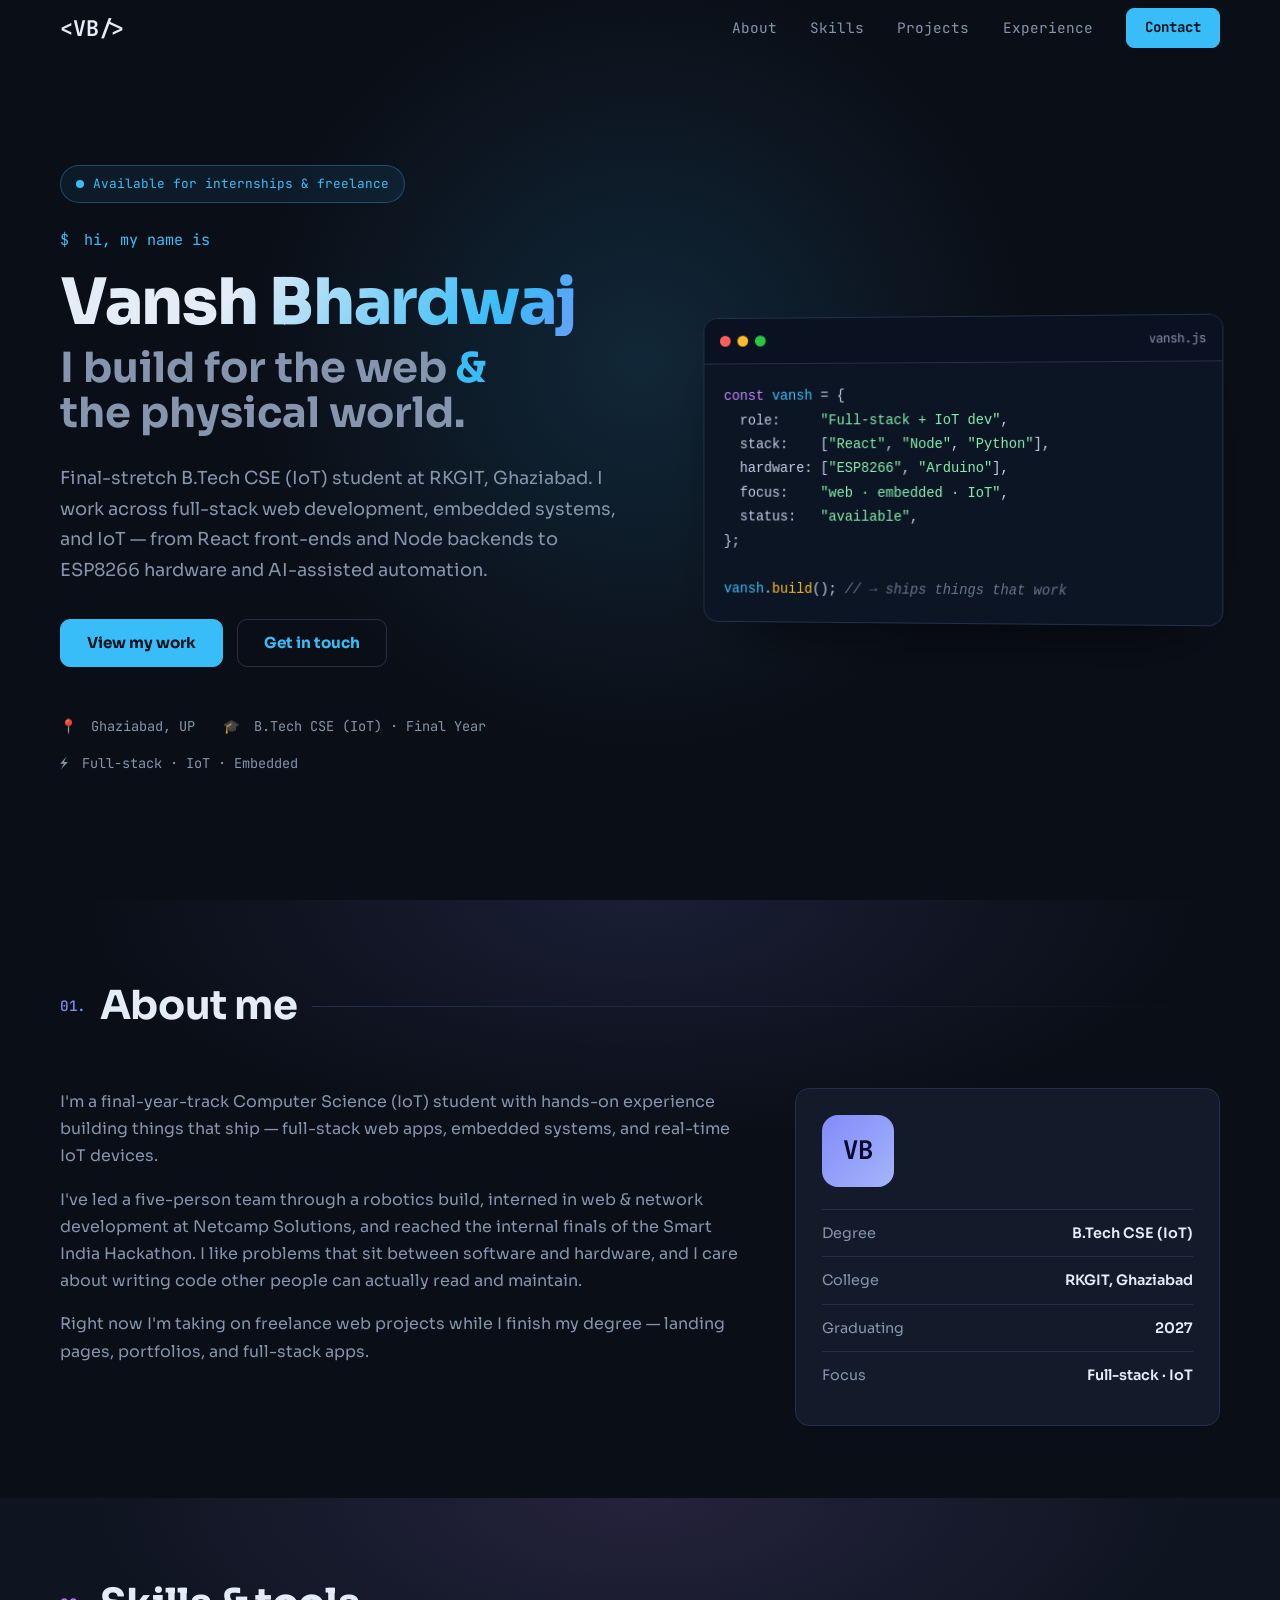
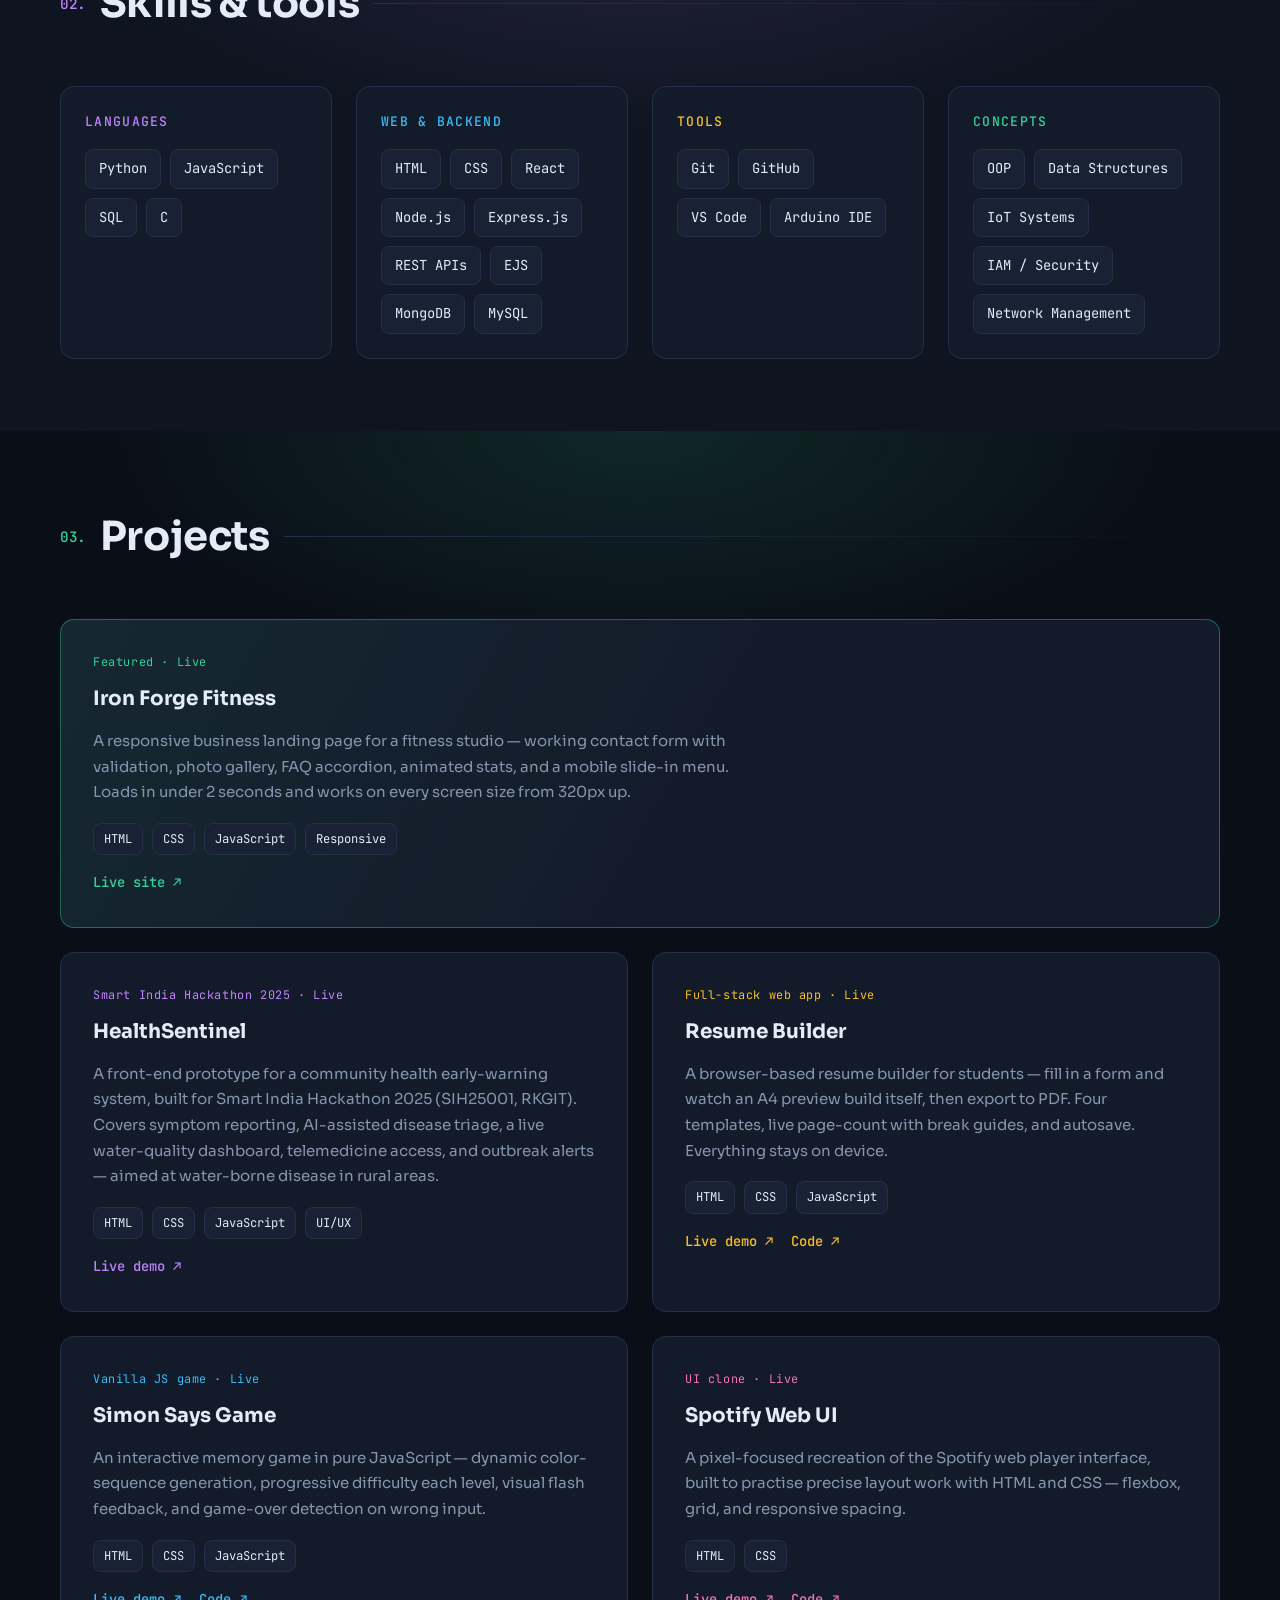
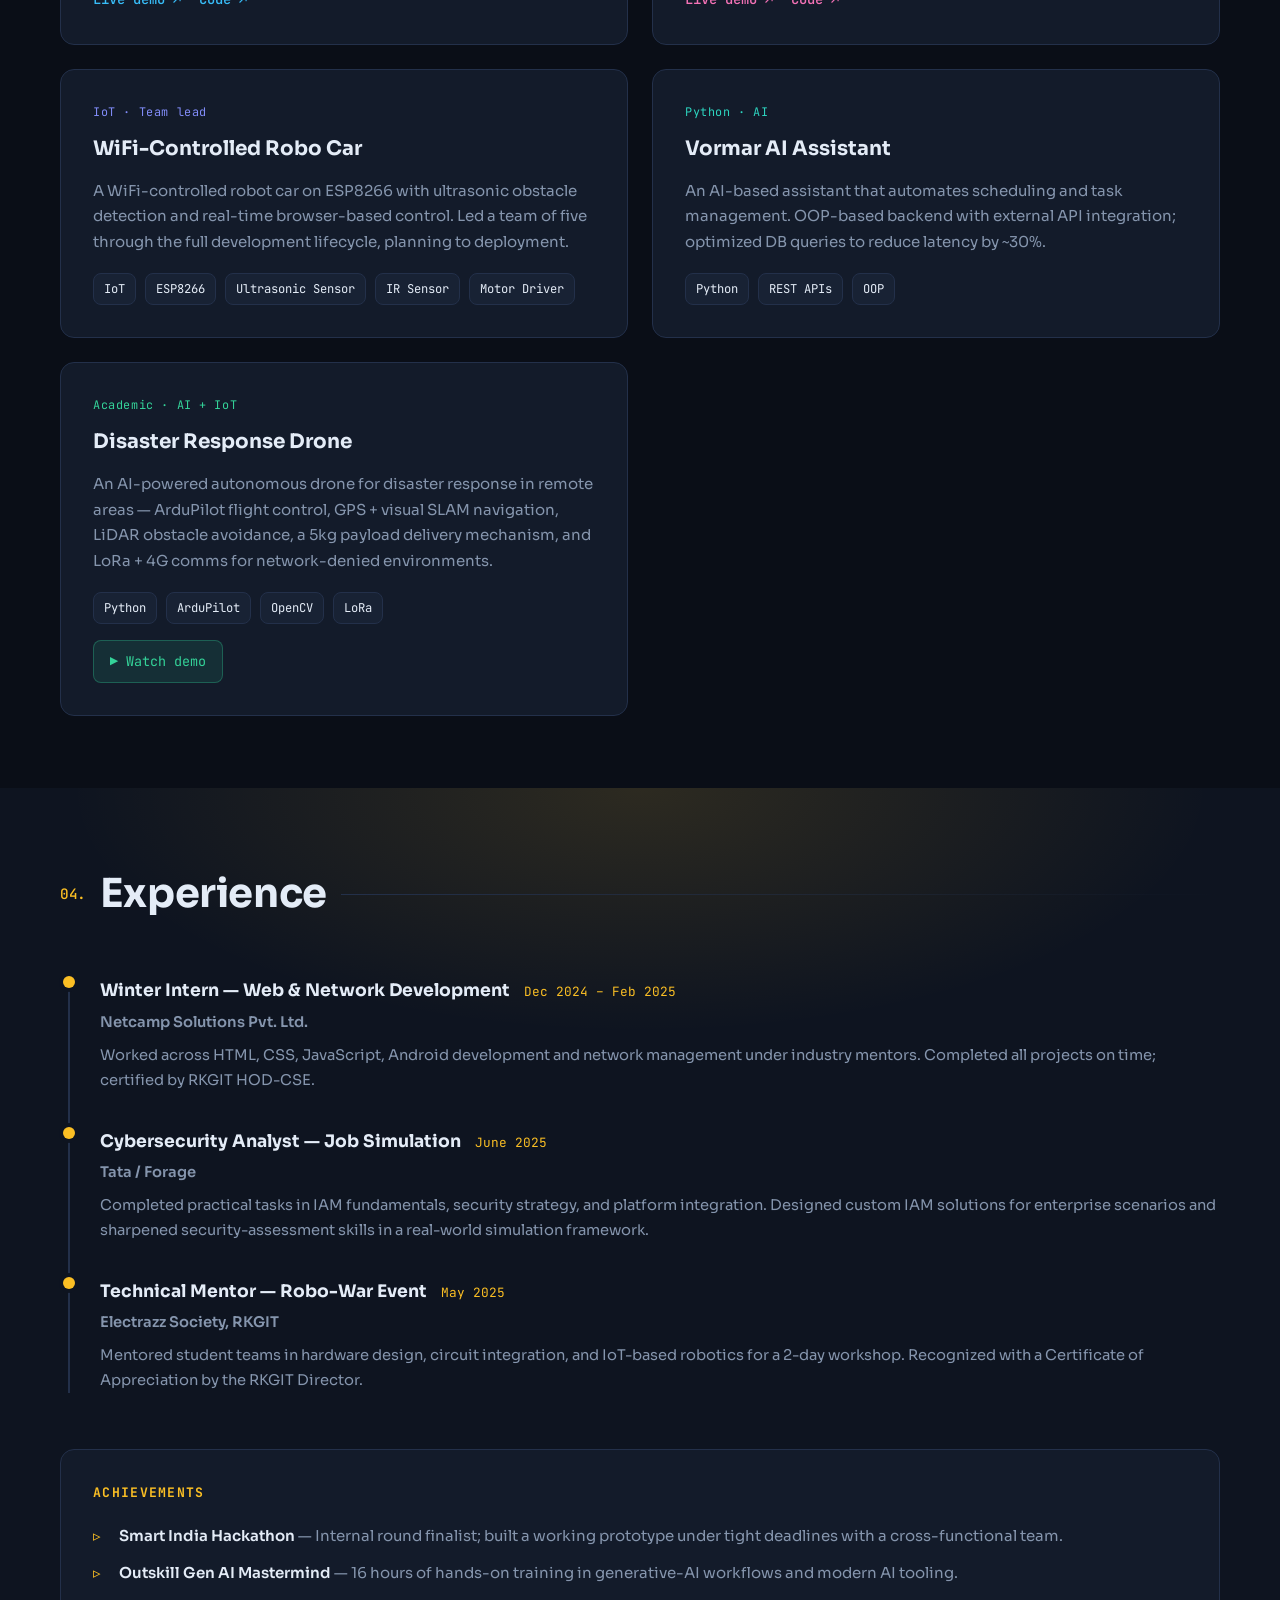
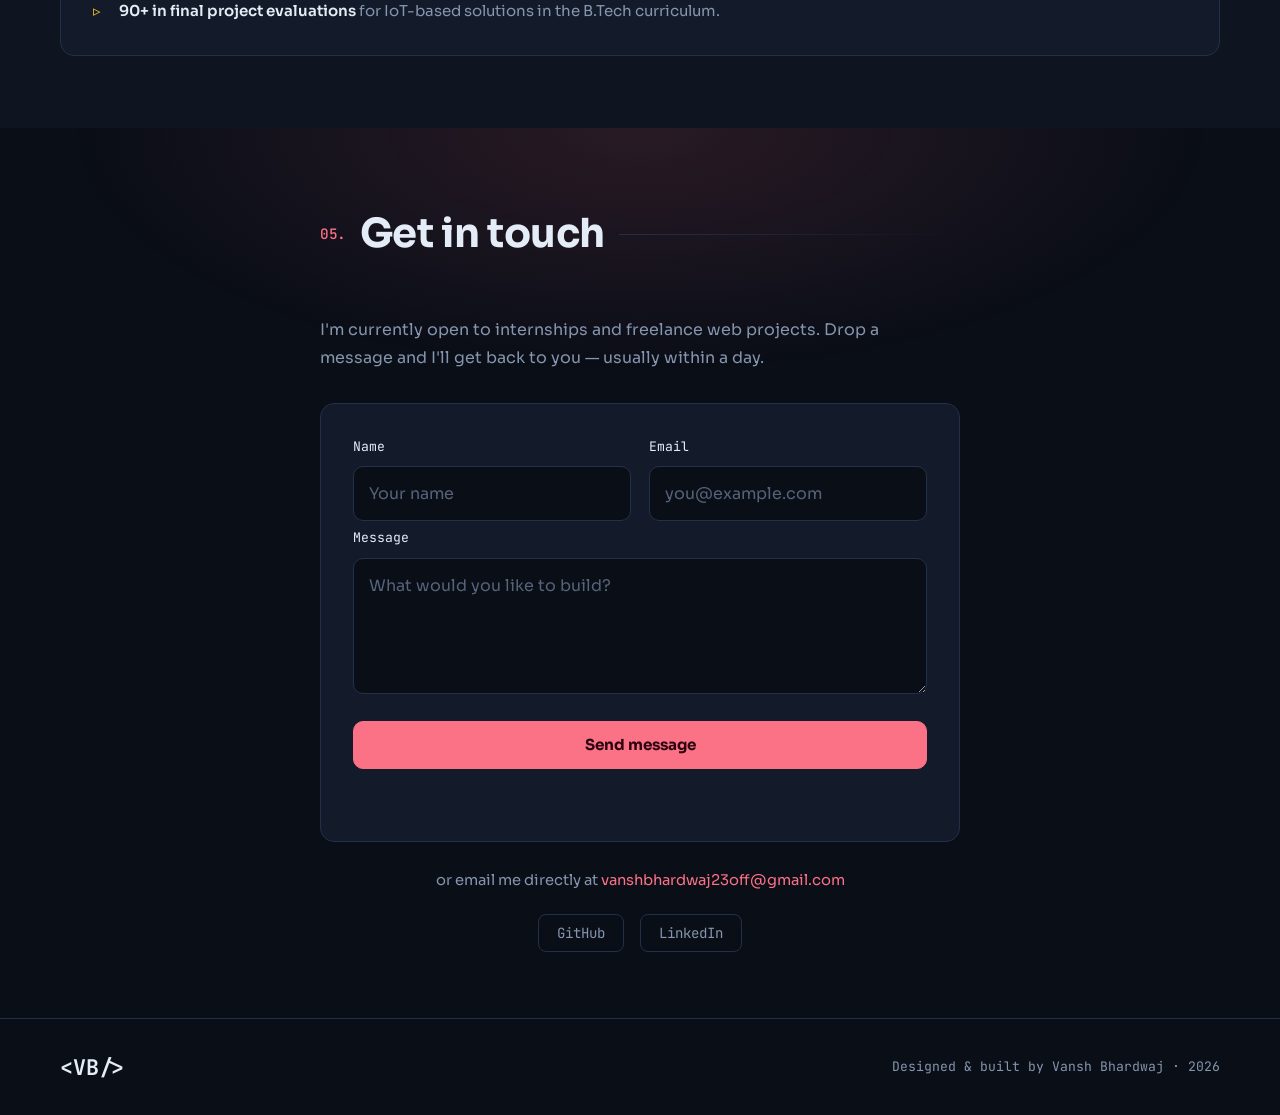
<file: index.html>
<!DOCTYPE html>
<html lang="en">
<head>
  <meta charset="UTF-8">
  <meta name="viewport" content="width=device-width, initial-scale=1.0">
  <title>Vansh Bhardwaj — IoT &amp; Full-Stack Developer</title>
  <meta name="description" content="Vansh Bhardwaj — B.Tech CSE (IoT) student and full-stack developer. Web development, IoT, embedded systems. Projects, skills, and experience.">
  <meta name="theme-color" content="#0a0e17">

  <meta property="og:title" content="Vansh Bhardwaj — Full-Stack & IoT Developer">
  <meta property="og:description" content="Full-stack + IoT developer. Web development, embedded systems, hackathon finalist.">
  <meta property="og:type" content="website">

  <link rel="preconnect" href="https://fonts.googleapis.com">
  <link rel="preconnect" href="https://fonts.gstatic.com" crossorigin>
  <link href="https://fonts.googleapis.com/css2?family=Sora:wght@400;500;600;700;800&family=JetBrains+Mono:wght@400;500;700&display=swap" rel="stylesheet">
  <link rel="stylesheet" href="styles.css">
</head>
<body>

  <a href="#main" class="skip-link">Skip to content</a>

  <!-- Scroll progress bar (top edge) -->
  <div class="scroll-progress" id="scrollProgress" aria-hidden="true"></div>

  <!-- ============================ NAVBAR ============================ -->
  <header class="nav" id="nav">
    <div class="container nav__inner">
      <a href="#hero" class="logo">&lt;VB<span>/</span>&gt;</a>

      <nav class="nav__links" id="navLinks" aria-label="Main navigation">
        <a href="#about">About</a>
        <a href="#skills">Skills</a>
        <a href="#projects">Projects</a>
        <a href="#experience">Experience</a>
        <a href="#contact" class="btn btn--sm">Contact</a>
      </nav>

      <button class="nav__toggle" id="navToggle" aria-label="Open menu" aria-expanded="false" aria-controls="navLinks">
        <span></span><span></span><span></span>
      </button>
    </div>
  </header>
  <div class="nav__overlay" id="navOverlay" hidden></div>

  <main id="main">

  <!-- ============================ HERO ============================ -->
  <section class="hero" id="hero">
    <div class="hero__glow"></div>
    <div class="container hero__inner">
      <div class="hero__content">
        <p class="status"><span class="status__dot"></span> Available for internships &amp; freelance</p>
        <p class="hero__hi"><span class="mono">$</span> hi, my name is</p>
        <h1 class="hero__name">Vansh Bhardwaj</h1>
        <h2 class="hero__role">I build for the web <span class="amp">&amp;</span> the physical world.</h2>
        <p class="hero__text">
          Final-stretch B.Tech CSE (IoT) student at RKGIT, Ghaziabad. I work across
          full-stack web development, embedded systems, and IoT — from React
          front-ends and Node backends to ESP8266 hardware and AI-assisted automation.
        </p>
        <div class="hero__actions">
          <a href="#projects" class="btn">View my work</a>
          <a href="#contact" class="btn btn--ghost">Get in touch</a>
        </div>
        <ul class="hero__meta">
          <li><span class="mono">📍</span> Ghaziabad, UP</li>
          <li><span class="mono">🎓</span> B.Tech CSE (IoT) · Final Year</li>
          <li><span class="mono">⚡</span> Full-stack · IoT · Embedded</li>
        </ul>
      </div>

      <!-- Right column: decorative terminal card (laptop only) -->
      <aside class="hero__visual" aria-hidden="true">
        <div class="code-card">
          <div class="code-card__bar">
            <span></span><span></span><span></span>
            <em class="mono">vansh.js</em>
          </div>
          <pre class="code-card__body"><code><span class="c-key">const</span> <span class="c-var">vansh</span> = {
  role:     <span class="c-str">"Full-stack + IoT dev"</span>,
  stack:    [<span class="c-str">"React"</span>, <span class="c-str">"Node"</span>, <span class="c-str">"Python"</span>],
  hardware: [<span class="c-str">"ESP8266"</span>, <span class="c-str">"Arduino"</span>],
  focus:    <span class="c-str">"web · embedded · IoT"</span>,
  status:   <span class="c-str">"available"</span>,
};

<span class="c-var">vansh</span>.<span class="c-fn">build</span>(); <span class="c-com">// → ships things that work</span></code></pre>
        </div>
      </aside>
    </div>
  </section>

  <!-- ============================ ABOUT ============================ -->
  <section class="section" id="about">
    <div class="container">
      <h2 class="section__title"><span class="section__num">01.</span> About me</h2>
      <div class="about">
        <div class="about__text">
          <p>
            I'm a final-year-track Computer Science (IoT) student with hands-on
            experience building things that ship — full-stack web apps, embedded
            systems, and real-time IoT devices.
          </p>
          <p>
            I've led a five-person team through a robotics build, interned in web
            &amp; network development at Netcamp Solutions, and reached the internal
            finals of the Smart India Hackathon. I like problems that sit between
            software and hardware, and I care about writing code other people can
            actually read and maintain.
          </p>
          <p>
            Right now I'm taking on freelance web projects while I finish my degree —
            landing pages, portfolios, and full-stack apps.
          </p>
        </div>
        <aside class="about__card">
          <div class="about__avatar" aria-hidden="true">VB</div>
          <dl class="about__facts">
            <div><dt>Degree</dt><dd>B.Tech CSE (IoT)</dd></div>
            <div><dt>College</dt><dd>RKGIT, Ghaziabad</dd></div>
            <div><dt>Graduating</dt><dd>2027</dd></div>
            <div><dt>Focus</dt><dd>Full-stack · IoT</dd></div>
          </dl>
        </aside>
      </div>
    </div>
  </section>

  <!-- ============================ SKILLS ============================ -->
  <section class="section section--alt" id="skills">
    <div class="container">
      <h2 class="section__title"><span class="section__num">02.</span> Skills &amp; tools</h2>
      <div class="skills">
        <div class="skills__group">
          <h3>Languages</h3>
          <ul class="tags">
            <li>Python</li><li>JavaScript</li><li>SQL</li><li>C</li>
          </ul>
        </div>
        <div class="skills__group">
          <h3>Web &amp; Backend</h3>
          <ul class="tags">
            <li>HTML</li><li>CSS</li><li>React</li><li>Node.js</li>
            <li>Express.js</li><li>REST APIs</li><li>EJS</li>
            <li>MongoDB</li><li>MySQL</li>
          </ul>
        </div>
        <div class="skills__group">
          <h3>Tools</h3>
          <ul class="tags">
            <li>Git</li><li>GitHub</li><li>VS Code</li><li>Arduino IDE</li>
          </ul>
        </div>
        <div class="skills__group">
          <h3>Concepts</h3>
          <ul class="tags">
            <li>OOP</li><li>Data Structures</li><li>IoT Systems</li>
            <li>IAM / Security</li><li>Network Management</li>
          </ul>
        </div>
      </div>
    </div>
  </section>

  <!-- ============================ PROJECTS ============================ -->
  <section class="section" id="projects">
    <div class="container">
      <h2 class="section__title"><span class="section__num">03.</span> Projects</h2>

      <div class="projects">

        <!-- Featured: live site -->
        <article class="project project--featured">
          <div class="project__body">
            <p class="project__label mono">Featured · Live</p>
            <h3 class="project__title">Iron Forge Fitness</h3>
            <p class="project__desc">
              A responsive business landing page for a fitness studio — working
              contact form with validation, photo gallery, FAQ accordion, animated
              stats, and a mobile slide-in menu. Loads in under 2 seconds and works
              on every screen size from 320px up.
            </p>
            <ul class="tags tags--sm">
              <li>HTML</li><li>CSS</li><li>JavaScript</li><li>Responsive</li>
            </ul>
            <div class="project__links">
              <a href="https://ironforge-studio.netlify.app" target="_blank" rel="noopener" class="is-primary">Live site ↗</a>
            </div>
          </div>
        </article>

        <article class="project">
          <div class="project__body">
            <p class="project__label mono">Smart India Hackathon 2025 · Live</p>
            <h3 class="project__title">HealthSentinel</h3>
            <p class="project__desc">
              A front-end prototype for a community health early-warning system,
              built for Smart India Hackathon 2025 (SIH25001, RKGIT). Covers symptom
              reporting, AI-assisted disease triage, a live water-quality dashboard,
              telemedicine access, and outbreak alerts — aimed at water-borne disease
              in rural areas.
            </p>
            <ul class="tags tags--sm"><li>HTML</li><li>CSS</li><li>JavaScript</li><li>UI/UX</li></ul>
            <div class="project__links">
              <a href="https://healthsentinel.netlify.app" target="_blank" rel="noopener" class="is-primary">Live demo ↗</a>
            </div>
          </div>
        </article>

        <article class="project">
          <div class="project__body">
            <p class="project__label mono">Full-stack web app · Live</p>
            <h3 class="project__title">Resume Builder</h3>
            <p class="project__desc">
              A browser-based resume builder for students — fill in a form and watch
              an A4 preview build itself, then export to PDF. Four templates, live
              page-count with break guides, and autosave. Everything stays on device.
            </p>
            <ul class="tags tags--sm"><li>HTML</li><li>CSS</li><li>JavaScript</li></ul>
            <div class="project__links">
              <a href="resume-builder/index.html" target="_blank" rel="noopener" class="is-primary">Live demo ↗</a>
              <a href="https://github.com/vansh231205/Resume-Builder" target="_blank" rel="noopener" data-repo="resume-builder">Code ↗</a>
            </div>
          </div>
        </article>

        <article class="project">
          <div class="project__body">
            <p class="project__label mono">Vanilla JS game · Live</p>
            <h3 class="project__title">Simon Says Game</h3>
            <p class="project__desc">
              An interactive memory game in pure JavaScript — dynamic color-sequence
              generation, progressive difficulty each level, visual flash feedback,
              and game-over detection on wrong input.
            </p>
            <ul class="tags tags--sm"><li>HTML</li><li>CSS</li><li>JavaScript</li></ul>
            <div class="project__links">
              <a href="simon-says/index.html" target="_blank" rel="noopener" class="is-primary">Live demo ↗</a>
              <a href="https://github.com/vansh231205/Simon-Says" target="_blank" rel="noopener">Code ↗</a>
            </div>
          </div>
        </article>

        <article class="project">
          <div class="project__body">
            <p class="project__label mono">UI clone · Live</p>
            <h3 class="project__title">Spotify Web UI</h3>
            <p class="project__desc">
              A pixel-focused recreation of the Spotify web player interface, built
              to practise precise layout work with HTML and CSS — flexbox, grid, and
              responsive spacing.
            </p>
            <ul class="tags tags--sm"><li>HTML</li><li>CSS</li></ul>
            <div class="project__links">
              <a href="spotify-ui/index.html" target="_blank" rel="noopener" class="is-primary">Live demo ↗</a>
              <a href="https://github.com/vansh231205/Spotify-UI-Design" target="_blank" rel="noopener">Code ↗</a>
            </div>
          </div>
        </article>

        <article class="project">
          <div class="project__body">
            <p class="project__label mono">IoT · Team lead</p>
            <h3 class="project__title">WiFi-Controlled Robo Car</h3>
            <p class="project__desc">
              A WiFi-controlled robot car on ESP8266 with ultrasonic obstacle
              detection and real-time browser-based control. Led a team of five
              through the full development lifecycle, planning to deployment.
            </p>
            <ul class="tags tags--sm"><li>IoT</li><li>ESP8266</li><li>Ultrasonic Sensor</li><li>IR Sensor</li><li>Motor Driver</li></ul>
          </div>
        </article>

        <article class="project">
          <div class="project__body">
            <p class="project__label mono">Python · AI</p>
            <h3 class="project__title">Vormar AI Assistant</h3>
            <p class="project__desc">
              An AI-based assistant that automates scheduling and task management.
              OOP-based backend with external API integration; optimized DB queries
              to reduce latency by ~30%.
            </p>
            <ul class="tags tags--sm"><li>Python</li><li>REST APIs</li><li>OOP</li></ul>
          </div>
        </article>

        <article class="project">
          <div class="project__body">
            <p class="project__label mono">Academic · AI + IoT</p>
            <h3 class="project__title">Disaster Response Drone</h3>
            <p class="project__desc">
              An AI-powered autonomous drone for disaster response in remote areas —
              ArduPilot flight control, GPS + visual SLAM navigation, LiDAR obstacle
              avoidance, a 5kg payload delivery mechanism, and LoRa + 4G comms for
              network-denied environments.
            </p>
            <ul class="tags tags--sm"><li>Python</li><li>ArduPilot</li><li>OpenCV</li><li>LoRa</li></ul>
            <div class="project__links">
              <button type="button" class="watch-btn" data-lb="video"
                      data-src="content/drone-project-demo.mp4"
                      data-title="Disaster Response Drone — demo">
                <span aria-hidden="true">▶</span> Watch demo
              </button>
            </div>
          </div>
        </article>

      </div>
    </div>
  </section>

  <!-- ============================ EXPERIENCE ============================ -->
  <section class="section section--alt" id="experience">
    <div class="container">
      <h2 class="section__title"><span class="section__num">04.</span> Experience</h2>

      <ol class="timeline">
        <li class="timeline__item">
          <div class="timeline__head">
            <h3>Winter Intern — Web &amp; Network Development</h3>
            <span class="timeline__date mono">Dec 2024 – Feb 2025</span>
          </div>
          <p class="timeline__org">Netcamp Solutions Pvt. Ltd.</p>
          <p>Worked across HTML, CSS, JavaScript, Android development and network management under industry mentors. Completed all projects on time; certified by RKGIT HOD-CSE.</p>
        </li>

        <li class="timeline__item">
          <div class="timeline__head">
            <h3>Cybersecurity Analyst — Job Simulation</h3>
            <span class="timeline__date mono">June 2025</span>
          </div>
          <p class="timeline__org">Tata / Forage</p>
          <p>Completed practical tasks in IAM fundamentals, security strategy, and platform integration. Designed custom IAM solutions for enterprise scenarios and sharpened security-assessment skills in a real-world simulation framework.</p>
        </li>

        <li class="timeline__item">
          <div class="timeline__head">
            <h3>Technical Mentor — Robo-War Event</h3>
            <span class="timeline__date mono">May 2025</span>
          </div>
          <p class="timeline__org">Electrazz Society, RKGIT</p>
          <p>Mentored student teams in hardware design, circuit integration, and IoT-based robotics for a 2-day workshop. Recognized with a Certificate of Appreciation by the RKGIT Director.</p>
        </li>
      </ol>

      <div class="achievements">
        <h3 class="achievements__title">Achievements</h3>
        <ul class="achievements__list">
          <li><strong>Smart India Hackathon</strong> — Internal round finalist; built a working prototype under tight deadlines with a cross-functional team.</li>
          <li><strong>Outskill Gen AI Mastermind</strong> — 16 hours of hands-on training in generative-AI workflows and modern AI tooling.</li>
          <li><strong>90+ in final project evaluations</strong> for IoT-based solutions in the B.Tech curriculum.</li>
        </ul>
      </div>
    </div>
  </section>

  <!-- ============================ CONTACT ============================ -->
  <section class="section" id="contact">
    <div class="container container--narrow contact">
      <h2 class="section__title"><span class="section__num">05.</span> Get in touch</h2>
      <p class="contact__lede">
        I'm currently open to internships and freelance web projects. Drop a message
        and I'll get back to you — usually within a day.
      </p>

      <!-- Netlify Forms: name + data-netlify se Netlify ise capture karta hai.
           Deploy hone par messages Netlify dashboard + email pe aate hain.
           (Localhost/GitHub Pages par ye kaam nahi karta — wahan JS email
           fallback dikha deta hai.) -->
      <form class="form" id="contactForm" name="contact" method="POST"
            data-netlify="true" netlify-honeypot="bot-field" novalidate>
        <!-- JS se submit karte hain, isliye form-name hidden field zaroori hai -->
        <input type="hidden" name="form-name" value="contact">
        <!-- Honeypot: bots ise bhar dete hain, insaan ise dekh nahi sakta -->
        <p class="hp" hidden><label>Don't fill this out: <input name="bot-field"></label></p>

        <div class="form__grid">
          <div class="form__row">
            <label for="name">Name</label>
            <input type="text" id="name" name="name" placeholder="Your name" autocomplete="name">
            <p class="form__err" id="err-name"></p>
          </div>
          <div class="form__row">
            <label for="email">Email</label>
            <input type="email" id="email" name="email" placeholder="you@example.com" autocomplete="email">
            <p class="form__err" id="err-email"></p>
          </div>
        </div>
        <div class="form__row">
          <label for="message">Message</label>
          <textarea id="message" name="message" rows="4" placeholder="What would you like to build?"></textarea>
          <p class="form__err" id="err-message"></p>
        </div>
        <button type="submit" class="btn btn--full">Send message</button>
        <p class="form__note" id="formNote" role="status" aria-live="polite"></p>
      </form>

      <p class="contact__or">or email me directly at
        <a href="mailto:vanshbhardwaj23off@gmail.com">vanshbhardwaj23off@gmail.com</a>
      </p>

      <ul class="socials">
        <li><a href="https://github.com/vansh231205" target="_blank" rel="noopener" data-social="github">GitHub</a></li>
        <li><a href="https://www.linkedin.com/in/vansh-developer/" target="_blank" rel="noopener" data-social="linkedin">LinkedIn</a></li>
      </ul>
    </div>
  </section>

  </main>

  <footer class="footer">
    <div class="container footer__inner">
      <a href="#hero" class="logo">&lt;VB<span>/</span>&gt;</a>
      <p>Designed &amp; built by Vansh Bhardwaj · 2026</p>
    </div>
  </footer>

  <!-- ============================ LIGHTBOX ============================
       Certificates aur video isi box me khulte hain — naya tab nahi.
       Peeche main page dikhta rehta hai (dark blur ke through).
       ================================================================= -->
  <div class="lightbox" id="lightbox" hidden>
    <div class="lightbox__backdrop" data-lb-close></div>

    <div class="lightbox__panel" role="dialog" aria-modal="true" aria-labelledby="lbTitle">
      <header class="lightbox__bar">
        <h3 class="lightbox__title" id="lbTitle"></h3>
        <div class="lightbox__actions">
          <a class="lightbox__open mono" id="lbOpen" href="#" target="_blank" rel="noopener">Open ↗</a>
          <button type="button" class="lightbox__close" id="lbClose" aria-label="Close">&times;</button>
        </div>
      </header>
      <div class="lightbox__body" id="lbBody"></div>
    </div>
  </div>

  <script src="script.js"></script>
</body>
</html>
</file>
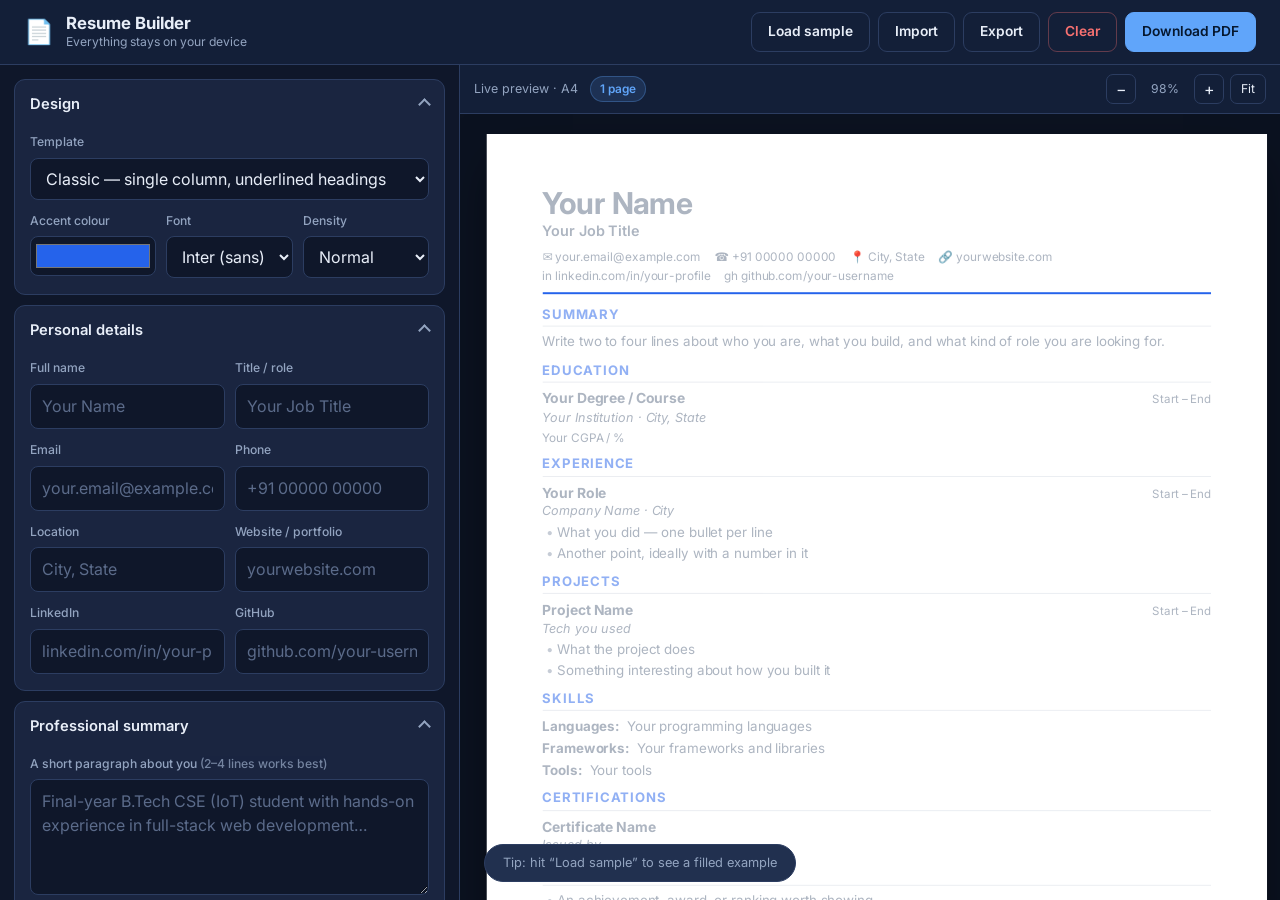
<file: resume-builder/index.html>
<!DOCTYPE html>
<html lang="en">
<head>
  <meta charset="UTF-8">
  <meta name="viewport" content="width=device-width, initial-scale=1.0">
  <title>Resume Builder — build a clean resume in your browser</title>
  <meta name="description" content="A free, browser-based resume builder for students. Fill in your details, see a live preview, and download as PDF. No signup, nothing leaves your device.">
  <meta name="theme-color" content="#0f172a">

  <link rel="preconnect" href="https://fonts.googleapis.com">
  <link rel="preconnect" href="https://fonts.gstatic.com" crossorigin>
  <link href="https://fonts.googleapis.com/css2?family=Inter:wght@400;500;600;700&family=Source+Serif+4:wght@400;600;700&family=JetBrains+Mono:wght@400;500&display=swap" rel="stylesheet">
  <link rel="stylesheet" href="styles.css">
</head>
<body>

<!-- =====================================================
     TOP BAR
     ===================================================== -->
<header class="topbar">
  <div class="topbar__brand">
    <span class="topbar__logo" aria-hidden="true">📄</span>
    <div>
      <h1>Resume Builder</h1>
      <p>Everything stays on your device</p>
    </div>
  </div>

  <div class="topbar__actions">
    <button type="button" class="btn btn--ghost" id="btnSample">Load sample</button>
    <button type="button" class="btn btn--ghost" id="btnImport">Import</button>
    <button type="button" class="btn btn--ghost" id="btnExport">Export</button>
    <button type="button" class="btn btn--ghost btn--danger" id="btnClear">Clear</button>
    <button type="button" class="btn" id="btnPrint">Download PDF</button>
    <input type="file" id="fileInput" accept="application/json" hidden>
  </div>
</header>

<!-- Mobile: switch between form and preview -->
<div class="tabs" role="tablist">
  <button type="button" class="tabs__btn is-active" data-tab="edit" role="tab" aria-selected="true">Edit</button>
  <button type="button" class="tabs__btn" data-tab="preview" role="tab" aria-selected="false">Preview</button>
</div>

<main class="app">

  <!-- =====================================================
       LEFT: FORM
       ===================================================== -->
  <section class="panel panel--form" id="panelEdit" aria-label="Resume details">

    <!-- ---------- Design ---------- -->
    <details class="group" open>
      <summary class="group__head">
        <span class="group__title">Design</span>
        <span class="group__chev" aria-hidden="true"></span>
      </summary>
      <div class="group__body">
        <label class="field">
          <span>Template</span>
          <select id="designTemplate">
            <option value="classic">Classic — single column, underlined headings</option>
            <option value="modern">Modern — accent header band</option>
            <option value="minimal">Minimal — clean, understated</option>
            <option value="sidebar">Sidebar — two-column, coloured side panel</option>
          </select>
        </label>
        <div class="row row--3">
          <label class="field">
            <span>Accent colour</span>
            <input type="color" id="designAccent" value="#2563eb">
          </label>
          <label class="field">
            <span>Font</span>
            <select id="designFont">
              <option value="sans">Inter (sans)</option>
              <option value="serif">Source Serif (serif)</option>
              <option value="mono">JetBrains Mono</option>
            </select>
          </label>
          <label class="field">
            <span>Density</span>
            <select id="designDensity">
              <option value="normal">Normal</option>
              <option value="compact">Compact</option>
              <option value="roomy">Roomy</option>
            </select>
          </label>
        </div>
      </div>
    </details>

    <!-- ---------- Personal ---------- -->
    <details class="group" open>
      <summary class="group__head">
        <span class="group__title">Personal details</span>
        <span class="group__chev" aria-hidden="true"></span>
      </summary>
      <div class="group__body">
        <div class="row row--2">  
          <label class="field">
            <span>Full name</span>
            <input type="text" data-bind="personal.fullName" placeholder="Your Name">
          </label>
          <label class="field">
            <span>Title / role</span>
            <input type="text" data-bind="personal.role" placeholder="Your Job Title">
          </label>
        </div>
        <div class="row row--2">
          <label class="field">
            <span>Email</span>
            <input type="email" data-bind="personal.email" placeholder="your.email@example.com">
          </label>
          <label class="field">
            <span>Phone</span>
            <input type="tel" data-bind="personal.phone" placeholder="+91 00000 00000">
          </label>
        </div>
        <div class="row row--2">
          <label class="field">
            <span>Location</span>
            <input type="text" data-bind="personal.location" placeholder="City, State">
          </label>
          <label class="field">
            <span>Website / portfolio</span>
            <input type="text" data-bind="personal.website" placeholder="yourwebsite.com">
          </label>
        </div>
        <div class="row row--2">
          <label class="field">
            <span>LinkedIn</span>
            <input type="text" data-bind="personal.linkedin" placeholder="linkedin.com/in/your-profile">
          </label>
          <label class="field">
            <span>GitHub</span>
            <input type="text" data-bind="personal.github" placeholder="github.com/your-username">
          </label>
        </div>
      </div>
    </details>

    <!-- ---------- Summary ---------- -->
    <details class="group" open>
      <summary class="group__head">
        <span class="group__title">Professional summary</span>
        <span class="group__chev" aria-hidden="true"></span>
      </summary>
      <div class="group__body">
        <label class="field">
          <span>A short paragraph about you <em>(2–4 lines works best)</em></span>
          <textarea data-bind="summary" rows="4" placeholder="Final-year B.Tech CSE (IoT) student with hands-on experience in full-stack web development…"></textarea>
        </label>
      </div>
    </details>

    <!-- ---------- Repeatable sections get injected here ---------- -->
    <div id="repeaters"></div>

  </section>

  <!-- =====================================================
       RIGHT: LIVE PREVIEW
       ===================================================== -->
  <section class="panel panel--preview" id="panelPreview" aria-label="Resume preview">
    <div class="preview__toolbar">
      <span class="preview__label">Live preview · A4</span>
      <span class="pages" id="pageCount"></span>
      <div class="preview__zoom">
        <button type="button" id="zoomOut" aria-label="Zoom out">−</button>
        <span id="zoomValue">100%</span>
        <button type="button" id="zoomIn" aria-label="Zoom in">+</button>
        <button type="button" id="zoomFit" class="preview__fit">Fit</button>
      </div>
    </div>

    <div class="preview__scroll" id="previewScroll">
      <div class="preview__stage" id="previewStage">
        <!-- Ye wahi element hai jo print hota hai -->
        <article class="resume" id="resume"></article>
        <!-- Page-break guide lines — sirf preview me, print me nahi -->
        <div class="guides" id="guides" aria-hidden="true"></div>
      </div>
    </div>
  </section>

</main>

<p class="saved" id="savedNote" role="status" aria-live="polite"></p>

<script src="app.js"></script>
</body>
</html>
</file>
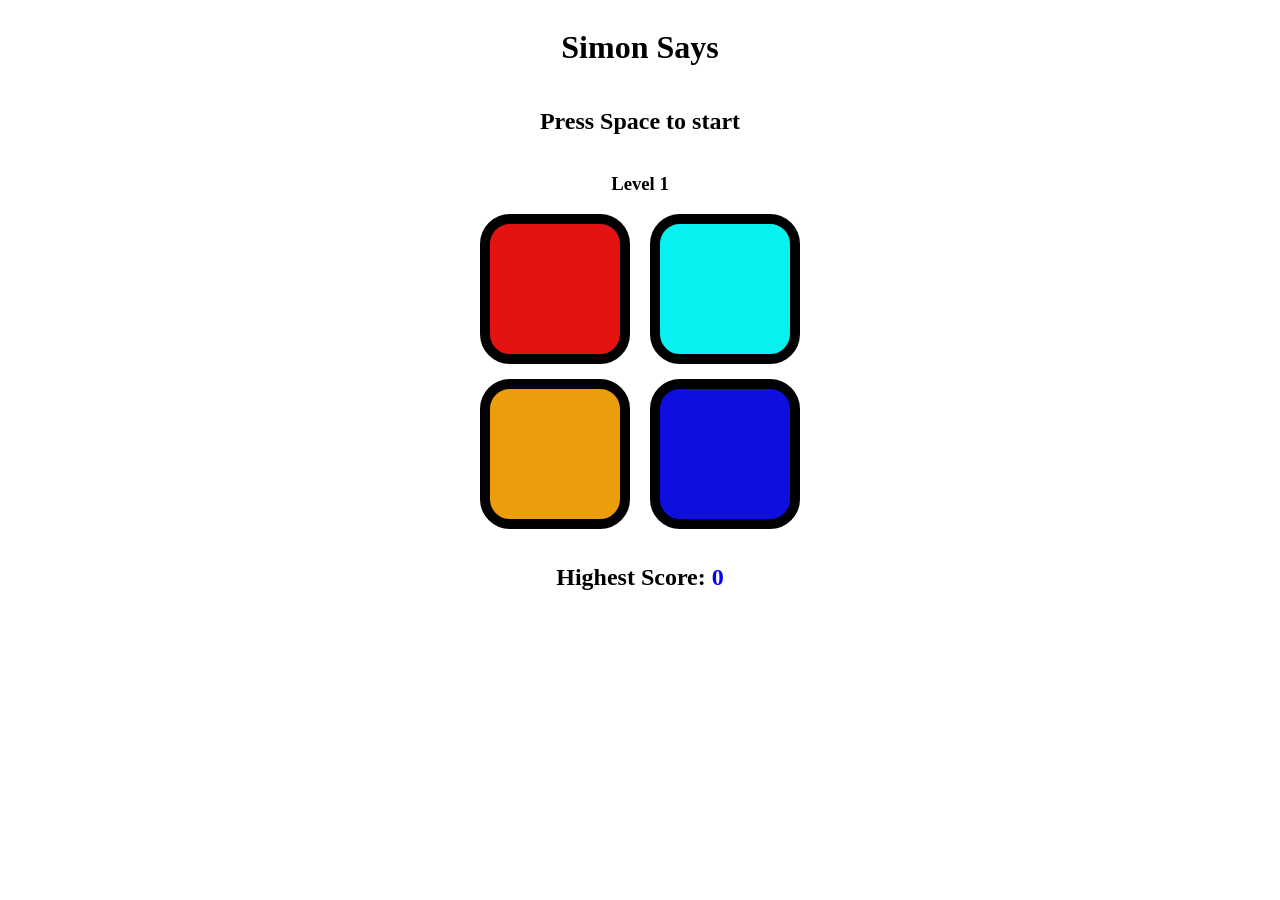
<file: simon-says/index.html>
<!DOCTYPE html>
<html lang="en">
<head>
    <meta charset="UTF-8">
    <meta name="viewport" content="width=device-width, initial-scale=1.0">
    <link rel="icon" href="logo.png">
    <title>Simon Says</title>
    <link rel="stylesheet" href="style.css">
</head>
<body>
    <h1>Simon Says</h1>
    <h2>Press Space to start</h2>
    <h3>Level 1</h3>
    <div class="boxes">
        <div id="box1" class="box"></div>
        <div id="box2" class="box"></div>
        <div id="box3" class="box"></div>
        <div id="box4" class="box"></div>
    </div>
    <h2 class="highscore">Highest Score: <b style="color:blue">0</b></h2>
    <script src="app.js"></script>
</body>
</html>
</file>
<file: styles.css>
/* =========================================================
   Vansh Bhardwaj — Developer Portfolio

   1. Variables      7.  Skills
   2. Reset          8.  Projects
   3. Utilities      9.  Experience / timeline
   4. Buttons        10. Contact + form
   5. Navbar         11. Footer
   6. Hero / About   12. Animations
                     13. RESPONSIVE
   ========================================================= */

/* ---------- 1. VARIABLES ---------- */
:root {
  --bg:         #0a0e17;
  --bg-alt:     #0e1420;
  --surface:    #131b2a;
  --surface-2:  #182234;
  --border:     #23304a;
  --text:       #e4ecf7;
  --text-muted: #8595ad;
  --accent:     #38bdf8;   /* sky */
  --accent-2:   #818cf8;   /* indigo */
  --accent-ink: #03121c;

  --font-sans: 'Sora', system-ui, -apple-system, 'Segoe UI', sans-serif;
  --font-mono: 'JetBrains Mono', 'Courier New', monospace;

  --gutter:      clamp(1.25rem, 4vw, 2.5rem);
  --section-pad: clamp(2.75rem, 6vw, 4.5rem);
  --gap:         clamp(1rem, 2.2vw, 1.5rem);

  --max-width: 1240px;
  --radius: 14px;
  --ease: cubic-bezier(0.22, 1, 0.36, 1);
}

/* ---------- 2. RESET ---------- */
*, *::before, *::after { margin: 0; padding: 0; box-sizing: border-box; }

html {
  scroll-behavior: smooth;
  scroll-padding-top: 72px;   /* navbar 56px + thodi jagah */
  -webkit-text-size-adjust: 100%;
}
body {
  font-family: var(--font-sans);
  background: var(--bg);
  color: var(--text);
  line-height: 1.7;
  -webkit-font-smoothing: antialiased;
  overflow-x: hidden;
}
body.is-locked { overflow: hidden; }

a { color: inherit; text-decoration: none; }
ul, ol { list-style: none; }
button, input, textarea { font: inherit; color: inherit; }

:focus-visible {
  outline: 2px solid var(--accent);
  outline-offset: 3px;
  border-radius: 4px;
}

.skip-link {
  position: absolute;
  top: -60px; left: 16px;
  z-index: 200;
  background: var(--accent);
  color: var(--accent-ink);
  padding: 10px 18px;
  border-radius: 0 0 8px 8px;
  font-weight: 700;
  transition: top 0.2s;
}
.skip-link:focus { top: 0; }

/* Scroll progress bar */
.scroll-progress {
  position: fixed;
  top: 0; left: 0;
  height: 3px;
  width: 0;
  z-index: 150;
  background: linear-gradient(90deg, var(--accent), var(--accent-2));
  transition: width 0.1s linear;
}

/* ---------- 3. UTILITIES ---------- */
.container {
  width: 100%;
  max-width: var(--max-width);
  margin-inline: auto;
  padding-inline: var(--gutter);
}
.container--narrow { max-width: 720px; }

.mono { font-family: var(--font-mono); }

.logo {
  font-family: var(--font-mono);
  font-size: 1.35rem;
  font-weight: 700;
  color: var(--text);
}
.logo span { color: var(--accent); }

/* ---------- 4. BUTTONS ---------- */
.btn {
  display: inline-flex;
  align-items: center;
  justify-content: center;
  gap: 8px;
  min-height: 48px;
  padding: 0 26px;
  background: var(--accent);
  color: var(--accent-ink);
  font-weight: 700;
  font-size: 0.95rem;
  border: 1px solid var(--accent);
  border-radius: 10px;
  cursor: pointer;
  transition: transform 0.2s var(--ease), box-shadow 0.2s, background 0.2s;
}
.btn:hover {
  transform: translateY(-2px);
  box-shadow: 0 12px 28px -10px color-mix(in srgb, var(--accent) 60%, transparent);
}
.btn:active { transform: translateY(0); }

.btn--ghost {
  background: transparent;
  color: var(--accent);
  border-color: var(--border);
}
.btn--ghost:hover {
  background: color-mix(in srgb, var(--accent) 8%, transparent);
  border-color: var(--accent);
  box-shadow: none;
}
.btn--sm   { min-height: 40px; padding: 0 18px; font-size: 0.88rem; border-radius: 8px; }
.btn--full { width: 100%; }

/* ---------- 5. NAVBAR ---------- */
.nav {
  position: fixed;
  inset: 0 0 auto 0;
  z-index: 100;
  border-bottom: 1px solid transparent;
  transition: background 0.3s, border-color 0.3s, backdrop-filter 0.3s;
}
.nav.is-scrolled {
  background: rgba(10, 14, 23, 0.85);
  backdrop-filter: blur(14px);
  border-bottom-color: var(--border);
}
.nav__inner {
  display: flex;
  align-items: center;
  justify-content: space-between;
  height: 56px;
}
.nav__links {
  display: flex;
  align-items: center;
  gap: clamp(1.2rem, 2.6vw, 2.1rem);
  font-family: var(--font-mono);
  font-size: 0.9rem;
}
.nav__links a:not(.btn) {
  color: var(--text-muted);
  transition: color 0.2s;
}
.nav__links a:not(.btn):hover,
.nav__links a:not(.btn).is-active { color: var(--accent); }

.nav__toggle {
  display: none;
  flex-direction: column;
  justify-content: center;
  gap: 5px;
  width: 44px; height: 44px;
  background: none; border: none;
  cursor: pointer;
}
.nav__toggle span {
  display: block;
  width: 24px; height: 2px;
  margin-inline: auto;
  background: var(--text);
  border-radius: 2px;
  transition: transform 0.3s var(--ease), opacity 0.2s;
}
.nav__toggle.is-open span:nth-child(1) { transform: translateY(7px) rotate(45deg); }
.nav__toggle.is-open span:nth-child(2) { opacity: 0; }
.nav__toggle.is-open span:nth-child(3) { transform: translateY(-7px) rotate(-45deg); }

.nav__overlay {
  position: fixed;
  inset: 0;
  z-index: 90;
  background: rgba(0, 0, 0, 0.6);
  backdrop-filter: blur(3px);
  opacity: 0;
  transition: opacity 0.3s;
}
.nav__overlay.is-visible { opacity: 1; }

/* ---------- 6. HERO ---------- */
.hero {
  position: relative;
  min-height: 100svh;
  display: flex;
  align-items: center;
  padding: 120px 0 80px;
  overflow: hidden;
}
/* Background glow */
.hero__glow {
  position: absolute;
  top: -10%; left: 50%;
  translate: -50% 0;
  width: min(900px, 120vw);
  aspect-ratio: 1;
  background: radial-gradient(circle, rgba(56, 189, 248, 0.14), transparent 62%);
  z-index: -1;
  pointer-events: none;
}
/* Two-column on laptop: text left, terminal card right.
   Neeche responsive me single column ho jata hai. */
.hero__inner {
  display: grid;
  grid-template-columns: minmax(0, 1.05fr) minmax(0, 0.95fr);
  align-items: center;
  gap: clamp(2rem, 5vw, 4.5rem);
  width: 100%;
}
.hero__content { min-width: 0; }

/* Terminal / code card */
.hero__visual { min-width: 0; }
.code-card {
  background: #0c1524;
  border: 1px solid var(--border);
  border-radius: var(--radius);
  overflow: hidden;
  box-shadow: 0 30px 60px -30px rgba(0, 0, 0, 0.7);
  transform: perspective(1200px) rotateY(-4deg);
  transition: transform 0.5s var(--ease);
}
.code-card:hover { transform: perspective(1200px) rotateY(0deg); }
.code-card__bar {
  display: flex;
  align-items: center;
  gap: 7px;
  padding: 12px 16px;
  background: #0a1120;
  border-bottom: 1px solid var(--border);
}
.code-card__bar span {
  width: 11px; height: 11px;
  border-radius: 50%;
  background: #2a3852;
}
.code-card__bar span:nth-child(1) { background: #ff5f57; }
.code-card__bar span:nth-child(2) { background: #febc2e; }
.code-card__bar span:nth-child(3) { background: #28c840; }
.code-card__bar em {
  margin-left: auto;
  font-style: normal;
  font-size: 0.78rem;
  color: var(--text-muted);
}
.code-card__body {
  padding: 20px;
  font-family: var(--font-mono);
  font-size: clamp(0.72rem, 1.1vw, 0.86rem);
  line-height: 1.7;
  color: #c3d0e6;
  overflow-x: auto;
}
.code-card__body code { white-space: pre; }
.c-key { color: #c084fc; }
.c-var { color: #38bdf8; }
.c-str { color: #86efac; }
.c-fn  { color: #fbbf24; }
.c-com { color: #64748b; font-style: italic; }

/* Availability badge */
.status {
  display: inline-flex;
  align-items: center;
  gap: 9px;
  background: rgba(56, 189, 248, 0.08);
  border: 1px solid rgba(56, 189, 248, 0.3);
  border-radius: 999px;
  padding: 7px 15px;
  font-family: var(--font-mono);
  font-size: 0.8rem;
  color: var(--accent);
  margin-bottom: 24px;
}
.status__dot {
  width: 8px; height: 8px;
  border-radius: 50%;
  background: var(--accent);
  box-shadow: 0 0 0 0 rgba(56, 189, 248, 0.6);
  animation: pulse 2s infinite;
}
@keyframes pulse {
  0%   { box-shadow: 0 0 0 0 rgba(56, 189, 248, 0.6); }
  70%  { box-shadow: 0 0 0 7px rgba(56, 189, 248, 0); }
  100% { box-shadow: 0 0 0 0 rgba(56, 189, 248, 0); }
}

.hero__hi {
  font-family: var(--font-mono);
  color: var(--accent);
  font-size: 0.95rem;
  margin-bottom: 18px;
}
.hero__hi .mono { margin-right: 6px; }

.hero__name {
  /* Size aisa rakha hai ki naam har width pe ek hi line me aa jaye
     (2-column layout me column ~575px ka hota hai) */
  font-size: clamp(2rem, 5vw, 4rem);
  font-weight: 800;
  line-height: 1.02;
  letter-spacing: -0.02em;
  text-wrap: balance;
  background: linear-gradient(120deg, var(--text) 30%, var(--accent) 75%, var(--accent-2));
  -webkit-background-clip: text;
  background-clip: text;
  color: transparent;
}
.hero__role {
  font-size: clamp(1.4rem, 4.5vw, 2.6rem);
  font-weight: 700;
  line-height: 1.1;
  color: var(--text-muted);
  margin: 10px 0 26px;
  text-wrap: balance;
}
.hero__text, .about__text p, .project__desc, .contact__lede { text-wrap: pretty; }
.hero__role .amp { color: var(--accent); }

.hero__text {
  color: var(--text-muted);
  font-size: clamp(1rem, 2vw, 1.12rem);
  max-width: 600px;
  margin-bottom: 34px;
}
.hero__actions { display: flex; flex-wrap: wrap; gap: 14px; margin-bottom: 48px; }

.hero__meta {
  display: flex;
  flex-wrap: wrap;
  gap: 14px 28px;
  font-family: var(--font-mono);
  font-size: 0.85rem;
  color: var(--text-muted);
}
.hero__meta .mono { margin-right: 6px; }

/* ---------- SECTION HEADINGS ---------- */
.section { padding-block: var(--section-pad); }
.section--alt { background: var(--bg-alt); }

.section__title {
  display: flex;
  align-items: center;
  gap: 14px;
  font-size: clamp(1.7rem, 4vw, 2.5rem);
  font-weight: 700;
  letter-spacing: -0.01em;
  margin-bottom: clamp(2rem, 4vw, 3rem);
}
.section__num {
  font-family: var(--font-mono);
  font-size: 0.9rem;
  font-weight: 500;
  color: var(--accent);
}
/* Trailing gradient line — heading ke baad width bharti hai */
.section__title::after {
  content: "";
  flex: 1;
  height: 1px;
  min-width: 40px;
  background: linear-gradient(90deg, var(--border), transparent);
}

/* ---------- ABOUT ---------- */
.about {
  display: grid;
  grid-template-columns: 1.6fr 1fr;
  gap: clamp(2rem, 5vw, 3.5rem);
  align-items: start;
}
.about__text p { color: var(--text-muted); margin-bottom: 16px; }
.about__text p:last-child { margin-bottom: 0; }

.about__card {
  background: var(--surface);
  border: 1px solid var(--border);
  border-radius: var(--radius);
  padding: 26px;
  position: sticky;
  top: 100px;
}
.about__avatar {
  display: grid;
  place-items: center;
  width: 72px; height: 72px;
  margin-bottom: 22px;
  border-radius: 16px;
  background: linear-gradient(135deg, var(--accent), var(--accent-2));
  color: var(--accent-ink);
  font-family: var(--font-mono);
  font-weight: 700;
  font-size: 1.6rem;
}
.about__facts > div {
  display: flex;
  justify-content: space-between;
  gap: 12px;
  padding: 11px 0;
  border-top: 1px solid var(--border);
  font-size: 0.9rem;
}
.about__facts dt { color: var(--text-muted); }
.about__facts dd { font-weight: 600; text-align: right; }

/* ---------- 7. SKILLS ---------- */
/* auto-fit: jitni jagah ho utne columns khud ban jate hain
   (laptop pe 4, tablet pe 2, mobile pe 1) */
.skills {
  display: grid;
  grid-template-columns: repeat(auto-fit, minmax(230px, 1fr));
  gap: var(--gap);
}
.skills__group {
  background: var(--surface);
  border: 1px solid var(--border);
  border-radius: var(--radius);
  padding: 24px;
}
.skills__group h3 {
  font-family: var(--font-mono);
  font-size: 0.82rem;
  font-weight: 500;
  text-transform: uppercase;
  letter-spacing: 0.1em;
  color: var(--accent);
  margin-bottom: 16px;
}
.tags { display: flex; flex-wrap: wrap; gap: 9px; }
.tags li {
  background: var(--surface-2);
  border: 1px solid var(--border);
  border-radius: 8px;
  padding: 7px 13px;
  font-size: 0.86rem;
  font-family: var(--font-mono);
  transition: border-color 0.2s, color 0.2s, transform 0.2s;
}
.tags li:hover { border-color: var(--accent); color: var(--accent); transform: translateY(-2px); }

.tags--sm li { padding: 5px 10px; font-size: 0.76rem; }

/* ---------- 8. PROJECTS ---------- */
.projects {
  display: grid;
  grid-template-columns: repeat(2, 1fr);
  gap: var(--gap);
}
.project {
  position: relative;   /* stretched-link ka anchor point */
  background: var(--surface);
  border: 1px solid var(--border);
  border-radius: var(--radius);
  transition: transform 0.3s var(--ease), border-color 0.3s, background 0.3s;
}
.project:hover {
  transform: translateY(-6px);
  border-color: var(--accent);
  background: var(--surface-2);
}
/* Featured project full width with accent edge */
.project--featured {
  grid-column: 1 / -1;
  border-color: color-mix(in srgb, var(--accent) 40%, transparent);
  background:
    linear-gradient(120deg, color-mix(in srgb, var(--accent) 7%, transparent), transparent 55%),
    var(--surface);
}
.project__body { padding: clamp(1.4rem, 3vw, 2rem); }

.project__label {
  font-size: 0.74rem;
  color: var(--accent);
  letter-spacing: 0.05em;
  margin-bottom: 10px;
}
.project__title { font-size: 1.25rem; font-weight: 700; margin-bottom: 12px; }
.project__desc { color: var(--text-muted); font-size: 0.94rem; margin-bottom: 18px; }
.project--featured .project__desc { max-width: 640px; }

.project__links {
  display: flex;
  flex-wrap: wrap;
  gap: 18px;
  margin-top: 16px;
}
.project__links a {
  font-family: var(--font-mono);
  font-size: 0.86rem;
  color: var(--accent);
  font-weight: 500;

  /* z-index 2 = overlay ke UPAR. Isi wajah se "Code" par tap karne se
     GitHub khulta hai, live demo nahi. */
  position: relative;
  z-index: 2;
}
.project__links a:hover { text-decoration: underline; }

/* ---- Poore card par tap = live demo ----
   "Live demo" link ka ::after poore card ko dhak leta hai (z-index 1),
   isliye card me kahin bhi tap karo to wahi khulta hai.
   Ye link khud `position: static` rehta hai — tabhi uska ::after card ke
   hisaab se fail hota hai, apne hisaab se nahi. */
.project__links a.is-primary { position: static; }
.project__links a.is-primary::after {
  content: "";
  position: absolute;
  inset: 0;
  z-index: 1;
  border-radius: var(--radius);
}
/* Cursor sirf un cards par jinme live demo hai — baaki cards clickable
   nahi hain, to unpar pointer dikhana jhooth hoga */
.project:has(a.is-primary) { cursor: pointer; }

/* ---------- 9. EXPERIENCE / TIMELINE ---------- */
.timeline {
  position: relative;
  margin-left: 8px;
  padding-left: 30px;
  border-left: 2px solid var(--border);
}
.timeline__item { padding-bottom: 34px; }
.timeline__item:last-child { padding-bottom: 0; }
.timeline__item::before {
  content: "";
  position: absolute;
  left: -7px;
  width: 12px; height: 12px;
  border-radius: 50%;
  background: var(--accent);
  box-shadow: 0 0 0 4px var(--bg-alt);
}
.timeline__head {
  display: flex;
  flex-wrap: wrap;
  align-items: baseline;
  gap: 6px 14px;
  margin-bottom: 4px;
}
.timeline__head h3 { font-size: 1.08rem; font-weight: 700; }
.timeline__date { font-size: 0.8rem; color: var(--accent); }
.timeline__org { color: var(--text-muted); font-weight: 600; font-size: 0.92rem; margin-bottom: 8px; }
.timeline__item > p:last-child { color: var(--text-muted); font-size: 0.92rem; }

/* ---------- WATCH VIDEO BUTTON ---------- */
.watch-btn {
  display: inline-flex;
  align-items: center;
  gap: 8px;
  background: color-mix(in srgb, var(--accent) 11%, transparent);
  border: 1px solid color-mix(in srgb, var(--accent) 30%, transparent);
  border-radius: 8px;
  padding: 9px 16px;
  font-family: var(--font-mono);
  font-size: 0.84rem;
  color: var(--accent);
  cursor: pointer;
  transition: background 0.2s, transform 0.2s;
}
.watch-btn:hover { background: color-mix(in srgb, var(--accent) 20%, transparent); transform: translateY(-2px); }

.achievements {
  margin-top: clamp(2.5rem, 5vw, 3.5rem);
  background: var(--surface);
  border: 1px solid var(--border);
  border-radius: var(--radius);
  padding: clamp(1.5rem, 3vw, 2rem);
}
.achievements__title {
  font-family: var(--font-mono);
  font-size: 0.82rem;
  text-transform: uppercase;
  letter-spacing: 0.1em;
  color: var(--accent);
  margin-bottom: 18px;
}
.achievements__list li {
  position: relative;
  padding-left: 26px;
  margin-bottom: 12px;
  color: var(--text-muted);
  font-size: 0.94rem;
}
.achievements__list li:last-child { margin-bottom: 0; }
.achievements__list li::before {
  content: "▹";
  position: absolute;
  left: 0;
  color: var(--accent);
}
.achievements__list strong { color: var(--text); font-weight: 600; }

/* ---------- 10. CONTACT + FORM ---------- */
.contact__lede { color: var(--text-muted); margin-bottom: 32px; max-width: 560px; }

.form {
  background: var(--surface);
  border: 1px solid var(--border);
  border-radius: var(--radius);
  padding: clamp(1.5rem, 3vw, 2rem);
}
.form__grid {
  display: grid;
  grid-template-columns: 1fr 1fr;
  gap: 18px;
}
.form__row { margin-bottom: 18px; }
.form__grid .form__row { margin-bottom: 0; }
.form__row label {
  display: block;
  font-family: var(--font-mono);
  font-size: 0.82rem;
  margin-bottom: 8px;
}
.form input, .form textarea {
  width: 100%;
  min-height: 48px;
  background: var(--bg);
  border: 1px solid var(--border);
  border-radius: 10px;
  padding: 13px 15px;
  font-size: 1rem;
  transition: border-color 0.2s, box-shadow 0.2s;
}
.form input:focus, .form textarea:focus {
  outline: none;
  border-color: var(--accent);
  box-shadow: 0 0 0 3px color-mix(in srgb, var(--accent) 16%, transparent);
}
.form textarea { resize: vertical; min-height: 110px; }
.form ::placeholder { color: #566379; }

.form .is-invalid { border-color: #f87171; }
.form__err { color: #f87171; font-size: 0.8rem; margin-top: 6px; min-height: 0; }

.form__note { margin-top: 16px; text-align: center; font-size: 0.92rem; min-height: 24px; }
.form__note.is-success { color: var(--accent); font-weight: 600; }
/* Notice: form abhi backend se juda nahi — visitor ko email ki taraf bhejta hai */
.form__note.is-notice {
  color: var(--text-muted);
  line-height: 1.55;
}
.form__note.is-notice a {
  color: var(--accent);
  font-weight: 600;
  text-decoration: underline;
}
/* Honeypot — insaan ko kabhi na dikhe (bots ise bhar dete hain) */
.hp { position: absolute; left: -9999px; width: 1px; height: 1px; overflow: hidden; }

.contact__or {
  margin-top: 26px;
  text-align: center;
  color: var(--text-muted);
  font-size: 0.92rem;
}
.contact__or a { color: var(--accent); }
.contact__or a:hover { text-decoration: underline; }

.socials {
  display: flex;
  justify-content: center;
  gap: 16px;
  margin-top: 26px;
}
.socials a {
  font-family: var(--font-mono);
  font-size: 0.88rem;
  color: var(--text-muted);
  border: 1px solid var(--border);
  border-radius: 8px;
  padding: 9px 18px;
  transition: color 0.2s, border-color 0.2s, transform 0.2s;
}
.socials a:hover { color: var(--accent); border-color: var(--accent); transform: translateY(-2px); }

/* ---------- 10b. LIGHTBOX ----------
   Certificates + video isi overlay me khulte hain. Backdrop
   semi-transparent hai taaki peeche main page dikhta rahe. */
.lightbox {
  position: fixed;
  inset: 0;
  z-index: 300;
  display: grid;
  place-items: center;
  padding: clamp(0.75rem, 3vw, 2.5rem);
}
.lightbox[hidden] { display: none; }

.lightbox__backdrop {
  position: absolute;
  inset: 0;
  background: rgba(5, 8, 14, 0.72);
  backdrop-filter: blur(6px);
  opacity: 0;
  transition: opacity 0.3s var(--ease);
}
.lightbox.is-open .lightbox__backdrop { opacity: 1; }

.lightbox__panel {
  position: relative;
  display: flex;
  flex-direction: column;
  width: min(1000px, 100%);
  max-height: 100%;
  background: var(--bg-alt);
  border: 1px solid var(--border);
  border-radius: var(--radius);
  box-shadow: 0 40px 90px -30px rgba(0, 0, 0, 0.85);
  overflow: hidden;
  opacity: 0;
  transform: translateY(14px) scale(0.98);
  transition: opacity 0.3s var(--ease), transform 0.3s var(--ease);
}
.lightbox.is-open .lightbox__panel { opacity: 1; transform: none; }

.lightbox__bar {
  display: flex;
  align-items: center;
  gap: 14px;
  padding: 13px 16px;
  border-bottom: 1px solid var(--border);
  background: var(--surface);
}
.lightbox__title {
  flex: 1;
  min-width: 0;
  font-size: 0.95rem;
  font-weight: 600;
  overflow: hidden;
  text-overflow: ellipsis;
  white-space: nowrap;
}
.lightbox__actions { display: flex; align-items: center; gap: 10px; flex-shrink: 0; }
.lightbox__open {
  font-size: 0.78rem;
  color: var(--accent);
  border: 1px solid var(--border);
  border-radius: 7px;
  padding: 7px 12px;
  transition: border-color 0.2s;
}
.lightbox__open:hover { border-color: var(--accent); }
.lightbox__close {
  display: grid;
  place-items: center;
  width: 36px; height: 36px;
  background: none;
  border: 1px solid var(--border);
  border-radius: 7px;
  color: var(--text);
  font-size: 1.5rem;
  line-height: 1;
  cursor: pointer;
  transition: border-color 0.2s, color 0.2s;
}
.lightbox__close:hover { border-color: var(--accent); color: var(--accent); }

.lightbox__body {
  flex: 1;
  min-height: 0;
  background: #0a0f18;
}
/* PDF viewer */
.lightbox__body iframe {
  display: block;
  width: 100%;
  height: min(78vh, 780px);
  border: 0;
}
/* Video — 16:9, panel ke andar fit */
.lightbox__body video {
  display: block;
  width: 100%;
  max-height: 78vh;
  background: #000;
}
/* Mobile fallback jab browser PDF inline render na kar sake */
.lightbox__fallback {
  padding: 40px 24px;
  text-align: center;
  color: var(--text-muted);
  font-size: 0.92rem;
}
.lightbox__fallback .btn { margin-top: 18px; }

/* ---------- 11. FOOTER ---------- */
.footer {
  border-top: 1px solid var(--border);
  padding-block: 30px;
}
.footer__inner {
  display: flex;
  flex-wrap: wrap;
  align-items: center;
  justify-content: space-between;
  gap: 14px;
}
.footer p { color: var(--text-muted); font-family: var(--font-mono); font-size: 0.82rem; }

/* =========================================================
   11b. SECTION ACCENT COLORS

   Har section apna --accent override karta hai. Kyunki poore
   CSS me var(--accent) use hua hai, sirf ye variable badalne se
   us section ke numbers, headings, borders, hovers, buttons —
   sab apne aap us color me ho jate hain.

   Palette wahi hai jo hero ke code card me hai (purple/green/
   amber/indigo), isliye alag-alag hoke bhi ek family lagti hai.
   HERO ko chhua nahi — wo cyan hi rehta hai.
   ========================================================= */
#about {
  --accent:     #818cf8;   /* indigo */
  --accent-2:   #a5b4fc;
  --accent-ink: #0a0a2e;
}
#skills {
  --accent:     #c084fc;   /* purple */
  --accent-2:   #e9d5ff;
  --accent-ink: #1e0a2e;
}
#projects {
  --accent:     #34d399;   /* emerald */
  --accent-2:   #6ee7b7;
  --accent-ink: #032218;
}
#experience {
  --accent:     #fbbf24;   /* amber */
  --accent-2:   #fcd34d;
  --accent-ink: #2a1a00;
}
#contact {
  --accent:     #fb7185;   /* rose */
  --accent-2:   #fda4af;
  --accent-ink: #2d0510;
}

/* Skills ke andar har group ka apna color — ek hi section me variety */
#skills .skills__group:nth-child(1) { --accent: #c084fc; }  /* Languages  */
#skills .skills__group:nth-child(2) { --accent: #38bdf8; }  /* Web        */
#skills .skills__group:nth-child(3) { --accent: #fbbf24; }  /* Tools      */
#skills .skills__group:nth-child(4) { --accent: #34d399; }  /* Concepts   */

/* Project cards bhi rotate karte hain — 7 cards ek jaise na lagein */
#projects .project:nth-child(2) { --accent: #c084fc; }
#projects .project:nth-child(3) { --accent: #fbbf24; }
#projects .project:nth-child(4) { --accent: #38bdf8; }
#projects .project:nth-child(5) { --accent: #f472b6; }
#projects .project:nth-child(6) { --accent: #818cf8; }
#projects .project:nth-child(7) { --accent: #2dd4bf; }

/* Har section ke upar halka sa colored glow — flat-ness todta hai */
.section { position: relative; isolation: isolate; }
.section::before {
  content: "";
  position: absolute;
  inset: 0 0 auto 0;
  height: 340px;
  z-index: -1;
  pointer-events: none;
  background: radial-gradient(
    62% 100% at 50% 0%,
    color-mix(in srgb, var(--accent) 13%, transparent),
    transparent 72%
  );
}

/* ---------- 12. ANIMATIONS ---------- */
.js-ready .reveal {
  opacity: 0;
  transform: translateY(26px);
  transition: opacity 0.7s var(--ease), transform 0.7s var(--ease);
}
.js-ready .reveal.is-visible { opacity: 1; transform: none; }

@media (prefers-reduced-motion: reduce) {
  html { scroll-behavior: auto; }
  *, *::before, *::after {
    animation-duration: 0.01ms !important;
    transition-duration: 0.01ms !important;
  }
  .reveal { opacity: 1 !important; transform: none !important; }
}

/* =========================================================
   13. RESPONSIVE
   ========================================================= */

/* Laptop/tablet: hero ek column, terminal card hide (decorative hai) */
@media (max-width: 940px) {
  .hero__inner { grid-template-columns: 1fr; }
  .hero__content { max-width: 760px; }
  .hero__visual { display: none; }
  .hero { align-items: flex-start; }
}

@media (max-width: 880px) {
  .about { grid-template-columns: 1fr; }
  .about__card { position: static; order: -1; }
}

@media (max-width: 720px) {
  html { scroll-padding-top: 76px; }

  .nav__toggle { display: flex; }
  .nav__links {
    position: fixed;
    top: 0; right: 0;
    z-index: 95;
    width: min(78vw, 320px);
    height: 100dvh;
    flex-direction: column;
    align-items: stretch;
    justify-content: center;
    gap: 6px;
    background: var(--bg-alt);
    border-left: 1px solid var(--border);
    padding: 90px 28px 40px;
    font-size: 1.05rem;
    transform: translateX(100%);
    transition: transform 0.35s var(--ease);
  }
  .nav__links.is-open { transform: translateX(0); }
  .nav__links a:not(.btn) {
    padding: 15px 0;
    border-bottom: 1px solid var(--border);
    color: var(--text);
  }
  .nav__links .btn { margin-top: 22px; }

  .hero { min-height: auto; padding: 110px 0 70px; }
  .hero__actions { width: 100%; }
  .hero__actions .btn { flex: 1 1 auto; }

  /* skills khud auto-fit se adjust hota hai; projects single column */
  .projects { grid-template-columns: 1fr; }
  .form__grid { grid-template-columns: 1fr; gap: 18px; }
  .form__grid .form__row:first-child { margin-bottom: 0; }
}

@media (max-width: 420px) {
  .hero__actions { flex-direction: column; }
  .hero__actions .btn { width: 100%; }
  .footer__inner { flex-direction: column; text-align: center; }
  .timeline__head { gap: 2px; }
}
</file>
<file: resume-builder/styles.css>
/* =========================================================
   Resume Builder — stylesheet

   1. Variables        6. Repeater items
   2. Reset            7. Preview panel (A4 stage)
   3. Topbar + tabs    8. RESUME DOCUMENT
   4. App layout       9. PRINT
   5. Form controls    10. RESPONSIVE
   ========================================================= */

/* ---------- 1. VARIABLES ---------- */
:root {
  /* App chrome (dark) */
  --bg:        #0f172a;
  --bg-2:      #131f38;
  --surface:   #1a2540;
  --surface-2: #21304f;
  --border:    #2c3d61;
  --text:      #e8eef8;
  --muted:     #93a4c0;
  --brand:     #60a5fa;
  --brand-ink: #06182f;
  --danger:    #f87171;

  --font-ui: 'Inter', system-ui, -apple-system, 'Segoe UI', sans-serif;

  --radius: 11px;
  --ease: cubic-bezier(0.22, 1, 0.36, 1);

  /* Resume document — JS in dono ko badalta hai */
  --r-accent: #2563eb;
  --r-font: 'Inter', system-ui, sans-serif;
  --r-scale: 1;      /* density */
  --r-zoom: 1;       /* preview zoom */
}

/* ---------- 2. RESET ---------- */
*, *::before, *::after { margin: 0; padding: 0; box-sizing: border-box; }

html { -webkit-text-size-adjust: 100%; }

body {
  font-family: var(--font-ui);
  background: var(--bg);
  color: var(--text);
  line-height: 1.55;
  -webkit-font-smoothing: antialiased;
}

ul, ol { list-style: none; }
button, input, select, textarea { font: inherit; color: inherit; }
a { color: inherit; }

:focus-visible {
  outline: 2px solid var(--brand);
  outline-offset: 2px;
  border-radius: 5px;
}

/* ---------- 3. TOPBAR ---------- */
.topbar {
  display: flex;
  align-items: center;
  justify-content: space-between;
  gap: 16px;
  flex-wrap: wrap;
  padding: 12px clamp(0.9rem, 2.5vw, 1.5rem);
  background: var(--bg-2);
  border-bottom: 1px solid var(--border);
}
.topbar__brand { display: flex; align-items: center; gap: 12px; }
.topbar__logo { font-size: 1.5rem; line-height: 1; }
.topbar h1 { font-size: 1.05rem; font-weight: 700; line-height: 1.2; }
.topbar__brand p { font-size: 0.76rem; color: var(--muted); }

.topbar__actions { display: flex; flex-wrap: wrap; gap: 8px; }

.btn {
  display: inline-flex;
  align-items: center;
  justify-content: center;
  gap: 7px;
  min-height: 40px;
  padding: 0 16px;
  background: var(--brand);
  color: var(--brand-ink);
  font-size: 0.86rem;
  font-weight: 600;
  border: 1px solid var(--brand);
  border-radius: 9px;
  cursor: pointer;
  transition: filter 0.2s, transform 0.15s var(--ease), background 0.2s, border-color 0.2s;
}
.btn:hover { filter: brightness(1.08); transform: translateY(-1px); }
.btn:active { transform: none; }

.btn--ghost {
  background: transparent;
  color: var(--text);
  border-color: var(--border);
}
.btn--ghost:hover { background: var(--surface); border-color: var(--muted); filter: none; }

.btn--danger { color: var(--danger); border-color: rgba(248, 113, 113, 0.35); }
.btn--danger:hover { background: rgba(248, 113, 113, 0.1); border-color: var(--danger); }

/* Mobile tabs — desktop pe chhupe rehte hain */
.tabs {
  display: none;
  gap: 6px;
  padding: 8px clamp(0.9rem, 2.5vw, 1.5rem);
  background: var(--bg-2);
  border-bottom: 1px solid var(--border);
}
.tabs__btn {
  flex: 1;
  min-height: 40px;
  background: transparent;
  border: 1px solid var(--border);
  border-radius: 8px;
  color: var(--muted);
  font-size: 0.88rem;
  font-weight: 600;
  cursor: pointer;
}
.tabs__btn.is-active {
  background: var(--surface-2);
  border-color: var(--brand);
  color: var(--text);
}

/* ---------- 4. APP LAYOUT ---------- */
.app {
  display: grid;
  grid-template-columns: minmax(340px, 460px) 1fr;
  /* Topbar ki height ke baad jitni jagah bachi */
  height: calc(100dvh - 65px);
}

.panel { min-width: 0; min-height: 0; }

.panel--form {
  overflow-y: auto;
  border-right: 1px solid var(--border);
  padding: 14px;
  display: flex;
  flex-direction: column;
  gap: 10px;
}
/* IMPORTANT: flex items default me shrink hote hain. Content panel se
   lamba hua to browser boxes ko nichod deta hai aur andar ka content
   bahar nikal ke agle section pe overlap karne lagta hai. Isliye
   shrink band. */
.panel--form > * { flex-shrink: 0; }

/* Repeater sections ka apna stack — inke beech bhi wahi gap chahiye */
#repeaters {
  display: flex;
  flex-direction: column;
  gap: 10px;
}

/* ---------- 5. FORM CONTROLS ---------- */
.group {
  background: var(--surface);
  border: 1px solid var(--border);
  border-radius: var(--radius);
  overflow: hidden;
}
.group__head {
  display: flex;
  align-items: center;
  justify-content: space-between;
  gap: 10px;
  padding: 13px 15px;
  cursor: pointer;
  list-style: none;
  user-select: none;
}
.group__head::-webkit-details-marker { display: none; }
.group__head:hover { background: var(--surface-2); }
.group__title { font-size: 0.92rem; font-weight: 600; }

.group__chev {
  width: 9px; height: 9px;
  border-right: 2px solid var(--muted);
  border-bottom: 2px solid var(--muted);
  rotate: 45deg;
  transition: rotate 0.25s var(--ease);
  flex-shrink: 0;
}
.group[open] .group__chev { rotate: -135deg; }

.group__body {
  padding: 4px 15px 16px;
  display: flex;
  flex-direction: column;
  gap: 12px;
}

.row { display: grid; gap: 10px; }
.row--2 { grid-template-columns: 1fr 1fr; }
.row--3 { grid-template-columns: repeat(3, 1fr); }

.field { display: flex; flex-direction: column; gap: 6px; min-width: 0; }
.field > span {
  font-size: 0.76rem;
  font-weight: 500;
  color: var(--muted);
}
.field > span em { font-style: normal; opacity: 0.75; }

.field input[type="text"],
.field input[type="email"],
.field input[type="tel"],
.field input[type="month"],
.field select,
.field textarea {
  width: 100%;
  min-height: 40px;
  background: var(--bg);
  border: 1px solid var(--border);
  border-radius: 8px;
  padding: 9px 11px;
  /* 16px se kam hone par iPhone form pe zoom kar deta hai */
  font-size: 16px;
  transition: border-color 0.2s, box-shadow 0.2s;
}
.field textarea { resize: vertical; min-height: 74px; line-height: 1.5; }

.field input:focus,
.field select:focus,
.field textarea:focus {
  outline: none;
  border-color: var(--brand);
  box-shadow: 0 0 0 3px rgba(96, 165, 250, 0.16);
}
.field ::placeholder { color: #5b6b8a; }

.field input[type="color"] {
  width: 100%;
  height: 40px;
  padding: 3px;
  background: var(--bg);
  border: 1px solid var(--border);
  border-radius: 8px;
  cursor: pointer;
}

.check {
  display: flex;
  align-items: center;
  gap: 8px;
  font-size: 0.82rem;
  color: var(--muted);
  cursor: pointer;
}
.check input { width: 16px; height: 16px; accent-color: var(--brand); cursor: pointer; }

/* ---------- 6. REPEATER ITEMS ---------- */
.items { display: flex; flex-direction: column; gap: 10px; }

.item {
  background: var(--bg-2);
  border: 1px solid var(--border);
  border-radius: 9px;
  padding: 12px;
  display: flex;
  flex-direction: column;
  gap: 10px;
}
.item__bar {
  display: flex;
  align-items: center;
  gap: 8px;
}
.item__num {
  font-size: 0.72rem;
  font-weight: 600;
  color: var(--muted);
  margin-right: auto;
}
.icon-btn {
  display: grid;
  place-items: center;
  width: 30px; height: 30px;
  background: transparent;
  border: 1px solid var(--border);
  border-radius: 7px;
  color: var(--muted);
  font-size: 0.85rem;
  line-height: 1;
  cursor: pointer;
  transition: color 0.2s, border-color 0.2s, background 0.2s;
}
.icon-btn:hover { color: var(--text); border-color: var(--muted); background: var(--surface); }
.icon-btn:disabled { opacity: 0.3; cursor: not-allowed; }
.icon-btn--del:hover { color: var(--danger); border-color: var(--danger); background: rgba(248,113,113,0.08); }

.add-btn {
  width: 100%;
  min-height: 40px;
  background: transparent;
  border: 1px dashed var(--border);
  border-radius: 9px;
  color: var(--muted);
  font-size: 0.85rem;
  font-weight: 500;
  cursor: pointer;
  transition: color 0.2s, border-color 0.2s, background 0.2s;
}
.add-btn:hover { color: var(--brand); border-color: var(--brand); background: rgba(96,165,250,0.06); }

.empty {
  font-size: 0.82rem;
  color: var(--muted);
  text-align: center;
  padding: 10px 0;
}

/* ---------- 7. PREVIEW PANEL ---------- */
.panel--preview {
  display: flex;
  flex-direction: column;
  background: #0b1220;
}
.preview__toolbar {
  display: flex;
  align-items: center;
  justify-content: space-between;
  gap: 12px;
  padding: 9px 14px;
  border-bottom: 1px solid var(--border);
  background: var(--bg-2);
  flex-shrink: 0;
}
.preview__label { font-size: 0.78rem; color: var(--muted); }

.preview__zoom { display: flex; align-items: center; gap: 6px; }
.preview__zoom button {
  width: 30px; height: 30px;
  background: transparent;
  border: 1px solid var(--border);
  border-radius: 7px;
  color: var(--text);
  cursor: pointer;
  line-height: 1;
}
.preview__zoom button:hover { border-color: var(--brand); }
.preview__zoom #zoomValue {
  min-width: 46px;
  text-align: center;
  font-size: 0.76rem;
  color: var(--muted);
}
.preview__fit { width: auto !important; padding: 0 10px; font-size: 0.76rem; }

.preview__scroll {
  flex: 1;
  min-height: 0;
  overflow: auto;
  padding: 20px;
  display: flex;
  justify-content: center;
  align-items: flex-start;
}
/* Stage zoom handle karta hai — transform se page ka layout size nahi badalta,
   isliye stage ki width/height JS set karta hai taaki scrollbars sahi rahein */
.preview__stage {
  position: relative;
  transform: scale(var(--r-zoom));
  transform-origin: top center;
  flex-shrink: 0;
}

/* Page counter chip */
.pages {
  margin-right: auto;
  font-size: 0.74rem;
  font-weight: 600;
  padding: 3px 9px;
  border-radius: 999px;
  background: rgba(96, 165, 250, 0.14);
  border: 1px solid rgba(96, 165, 250, 0.3);
  color: var(--brand);
}
/* 1 page se zyada — amber warning */
.pages.is-over {
  background: rgba(251, 191, 36, 0.14);
  border-color: rgba(251, 191, 36, 0.4);
  color: #fbbf24;
}

/* Page-break guides — dikhate hain kahan page katega */
.guides {
  position: absolute;
  inset: 0;
  pointer-events: none;
}
.guides__line {
  position: absolute;
  left: 0; right: 0;
  border-top: 1px dashed rgba(220, 38, 38, 0.55);
}
.guides__line::after {
  content: "page break";
  position: absolute;
  right: 4px; top: 3px;
  font-family: var(--font-ui);
  font-size: 7pt;
  letter-spacing: 0.04em;
  color: rgba(220, 38, 38, 0.8);
}

/* =========================================================
   8. RESUME DOCUMENT
   Yahi hissa print hota hai. Sab kuch mm me hai taaki
   A4 pe theek baithe.
   ========================================================= */
.resume {
  width: 210mm;
  min-height: 297mm;
  padding: 14mm 15mm;
  background: #ffffff;
  color: #1a1a1a;
  font-family: var(--r-font);
  font-size: calc(10.2pt * var(--r-scale));
  line-height: calc(1.45 * var(--r-scale));
  box-shadow: 0 20px 50px -12px rgba(0, 0, 0, 0.6);
}

/* --- Header --- */
.r-head { border-bottom: 2px solid var(--r-accent); padding-bottom: 7px; margin-bottom: 11px; }
.r-name {
  font-size: calc(23pt * var(--r-scale));
  font-weight: 700;
  line-height: 1.1;
  letter-spacing: -0.01em;
  color: #111;
}
.r-role {
  font-size: calc(11pt * var(--r-scale));
  font-weight: 600;
  color: var(--r-accent);
  margin-top: 2px;
}
.r-contact {
  display: flex;
  flex-wrap: wrap;
  gap: 3px 14px;
  margin-top: 6px;
  font-size: calc(9pt * var(--r-scale));
  color: #444;
}
.r-contact a { color: inherit; text-decoration: none; }
.r-contact span { display: inline-flex; align-items: center; gap: 4px; }

/* --- Section --- */
.r-section { margin-top: calc(9px * var(--r-scale)); }
.r-section:first-child { margin-top: 0; }
.r-h {
  font-size: calc(10pt * var(--r-scale));
  font-weight: 700;
  text-transform: uppercase;
  letter-spacing: 0.07em;
  color: var(--r-accent);
  border-bottom: 1px solid #d8dde5;
  padding-bottom: 2px;
  margin-bottom: 6px;
}

.r-item { margin-bottom: calc(7px * var(--r-scale)); }
.r-item:last-child { margin-bottom: 0; }

.r-item__top {
  display: flex;
  justify-content: space-between;
  align-items: baseline;
  gap: 12px;
}
.r-item__title { font-weight: 700; font-size: calc(10.6pt * var(--r-scale)); }
.r-item__date {
  font-size: calc(8.8pt * var(--r-scale));
  color: #666;
  white-space: nowrap;
  flex-shrink: 0;
}
.r-item__sub {
  font-size: calc(9.6pt * var(--r-scale));
  color: #444;
  font-style: italic;
  margin-bottom: 2px;
}
.r-item__meta { font-size: calc(9pt * var(--r-scale)); color: #555; }

.r-bullets { margin-top: 2px; padding-left: 15px; }
.r-bullets li {
  position: relative;
  margin-bottom: 1.5px;
  list-style: none;
}
.r-bullets li::before {
  content: "•";
  position: absolute;
  left: -11px;
  color: var(--r-accent);
}

.r-summary { text-align: justify; }

/* Skills — label + values */
.r-skill { display: flex; gap: 7px; margin-bottom: 2.5px; }
.r-skill__cat { font-weight: 700; white-space: nowrap; }
.r-skill__cat::after { content: ":"; }

.r-link { color: var(--r-accent); text-decoration: none; }

/* Chips (languages) */
.r-chips { display: flex; flex-wrap: wrap; gap: 5px 16px; }

/* ---------- PLACEHOLDER MODE ----------
   Jab kuch bhara na ho: poora resume skeleton dikhta hai
   ("Your Name", "Your Degree" …) par text halka grey rehta hai
   taaki saaf pata chale ye asli content nahi hai.
   Headings apne accent color me hi rehti hain, taaki template
   ka look dikhta rahe. */
/* .r-ph      = ek inline placeholder (jaise naam jo abhi bhara nahi)
   .r-ph-item = poora hissa placeholder hai (khali section ya contact row)
   Dono editor me halke grey dikhte hain aur PRINT ME BILKUL NAHI JATE. */
.r-ph,
.r-ph-item,
.r-ph-item .r-item__title,
.r-ph-item .r-item__sub,
.r-ph-item .r-item__date,
.r-ph-item .r-item__meta,
.r-ph-item .r-summary,
.r-ph-item .r-bullets li,
.r-ph-item .r-skill,
.r-ph-item .r-skill__cat,
.r-ph-item .r-chips span { color: #adb5c1; }

.r-ph-item .r-bullets li::before { color: #c6ccd6; }
.r-ph-item .r-h { opacity: 0.5; }

/* Sidebar ka aside accent-colored hai — wahan halka white */
[data-template="sidebar"] .r-aside .r-ph,
[data-template="sidebar"] .r-aside .r-ph-item,
[data-template="sidebar"] .r-aside .r-ph-item .r-item__title,
[data-template="sidebar"] .r-aside .r-ph-item .r-item__sub,
[data-template="sidebar"] .r-aside .r-ph-item .r-skill,
[data-template="sidebar"] .r-aside .r-ph-item .r-skill__cat,
[data-template="sidebar"] .r-aside .r-ph-item .r-chips span { color: rgba(255, 255, 255, 0.58); }

/* Modern ka header band bhi accent pe hai */
[data-template="modern"] .r-head .r-ph,
[data-template="modern"] .r-head .r-ph-item { color: rgba(255, 255, 255, 0.68); }

/* =========================================================
   8b. TEMPLATES
   .resume[data-template="..."] har template ka look badalta hai.
   Structure wahi rehta hai (ya sidebar me do column), sirf styling.
   ========================================================= */

/* ---- MODERN: accent header band ---- */
.resume[data-template="modern"] { padding: 0; }
.resume[data-template="modern"] .r-head {
  background: var(--r-accent);
  border-bottom: 0;
  margin: 0 0 calc(9px * var(--r-scale));
  padding: 13mm 15mm calc(9px * var(--r-scale));
  -webkit-print-color-adjust: exact;
  print-color-adjust: exact;
}
.resume[data-template="modern"] .r-name  { color: #fff; }
.resume[data-template="modern"] .r-role  { color: rgba(255,255,255,0.9); }
.resume[data-template="modern"] .r-contact { color: rgba(255,255,255,0.92); }
.resume[data-template="modern"] .r-contact a { color: inherit; }
/* Baaki content ko horizontal padding wapas do */
.resume[data-template="modern"] > .r-section,
.resume[data-template="modern"] > .r-head + section,
.resume[data-template="modern"] .r-section { margin-left: 15mm; margin-right: 15mm; }
.resume[data-template="modern"] .r-h {
  border-bottom: 0;
  background: color-mix(in srgb, var(--r-accent) 12%, transparent);
  display: inline-block;
  padding: 2px 9px;
  border-radius: 4px;
}

/* ---- MINIMAL: no colour bars, typographic ---- */
.resume[data-template="minimal"] .r-head { border-bottom: 1px solid #e2e5ea; }
.resume[data-template="minimal"] .r-role { color: #555; }
.resume[data-template="minimal"] .r-h {
  color: #222;
  border-bottom: 0;
  letter-spacing: 0.14em;
  font-size: calc(8.6pt * var(--r-scale));
  color: #888;
}
.resume[data-template="minimal"] .r-bullets li::before { color: #888; }
.resume[data-template="minimal"] .r-item__title { font-weight: 600; }
.resume[data-template="minimal"] .r-skill__cat,
.resume[data-template="minimal"] .r-link { color: #333; }

/* ---- SIDEBAR: two-column, coloured left panel ---- */
.resume[data-template="sidebar"] {
  padding: 0;
  display: grid;
  grid-template-columns: 34% 1fr;
  align-items: stretch;
}
.resume[data-template="sidebar"] .r-aside {
  background: var(--r-accent);
  color: #fff;
  padding: 12mm 9mm;
  -webkit-print-color-adjust: exact;
  print-color-adjust: exact;
}
.resume[data-template="sidebar"] .r-main { padding: 12mm 11mm; min-width: 0; }

/* Sidebar ke andar sab kuch light */
.resume[data-template="sidebar"] .r-aside .r-h {
  color: #fff;
  border-bottom-color: rgba(255,255,255,0.35);
}
.resume[data-template="sidebar"] .r-aside .r-skill__cat,
.resume[data-template="sidebar"] .r-aside .r-item__title,
.resume[data-template="sidebar"] .r-aside .r-link { color: #fff; }
.resume[data-template="sidebar"] .r-aside .r-item__sub,
.resume[data-template="sidebar"] .r-aside .r-item__date { color: rgba(255,255,255,0.8); }
.resume[data-template="sidebar"] .r-aside .r-chips span { color: #fff; }

/* Contact sidebar me vertical ho */
.resume[data-template="sidebar"] .r-aside__contact { margin-bottom: calc(9px * var(--r-scale)); }
.resume[data-template="sidebar"] .r-aside .r-contact {
  flex-direction: column;
  gap: 5px;
  color: #fff;
}
.resume[data-template="sidebar"] .r-aside .r-contact a { color: #fff; }

/* Main column ka header — accent underline rahe */
.resume[data-template="sidebar"] .r-main .r-head {
  border-bottom: 2px solid var(--r-accent);
}

/* ---------- Saved note ---------- */
.saved {
  position: fixed;
  left: 50%;
  bottom: 18px;
  translate: -50% 0;
  background: var(--surface-2);
  border: 1px solid var(--border);
  border-radius: 999px;
  padding: 8px 18px;
  font-size: 0.8rem;
  color: var(--muted);
  opacity: 0;
  pointer-events: none;
  transition: opacity 0.3s;
  z-index: 60;
}
.saved.is-show { opacity: 1; }

/* =========================================================
   9. PRINT — sirf resume, baaki sab gayab
   ========================================================= */
@media print {
  @page { size: A4; margin: 0; }

  .topbar, .tabs, .panel--form, .preview__toolbar, .saved, .guides { display: none !important; }

  html, body { background: #fff; height: auto; }

  .app { display: block !important; height: auto !important; }

  /* !important zaroori hai: A4 ki width 794px hoti hai, jo neeche wale
     mobile breakpoint (max-width:860px) ko print ke waqt match kar deti hai.
     Wahan .app[data-tab="edit"] .panel--preview { display:none } hai —
     uske bina print me poora resume chhup jata tha aur blank page aata tha. */
  .panel--preview { display: block !important; background: #fff; }
  .preview__scroll { overflow: visible !important; padding: 0; display: block !important; }

  /* Zoom hata do — warna print bhi scaled ho jayega */
  .preview__stage { transform: none !important; width: auto !important; height: auto !important; }

  .resume {
    width: 210mm;
    min-height: auto;
    margin: 0;
    box-shadow: none;
    /* Rangeen headings print me bhi rangeen rahein */
    -webkit-print-color-adjust: exact;
    print-color-adjust: exact;
  }

  /* Placeholder sirf editor ke liye hai — asli PDF me nahi jana chahiye */
  .r-ph, .r-ph-item { display: none !important; }

  /* Ek entry do page me na toote */
  .r-item, .r-skill { break-inside: avoid; page-break-inside: avoid; }
  .r-h { break-after: avoid; page-break-after: avoid; }
}

/* =========================================================
   10. RESPONSIVE
   ========================================================= */
@media (max-width: 1100px) {
  .app { grid-template-columns: minmax(320px, 400px) 1fr; }
}

/* Tablet / mobile: ek time pe ek panel, tabs se switch */
@media (max-width: 860px) {
  .tabs { display: flex; }

  .app {
    grid-template-columns: 1fr;
    height: calc(100dvh - 65px - 57px);   /* topbar + tabs */
  }
  .panel--form { border-right: 0; }

  /* JS in classes ko toggle karta hai */
  .app[data-tab="edit"]    .panel--preview { display: none; }
  .app[data-tab="preview"] .panel--form    { display: none; }

  .preview__scroll { padding: 12px; }
}

@media (max-width: 560px) {
  .topbar { gap: 10px; }
  .topbar__actions { width: 100%; }
  .topbar__actions .btn { flex: 1 1 auto; padding: 0 11px; font-size: 0.8rem; }

  .row--2, .row--3 { grid-template-columns: 1fr; }
}
</file>
<file: simon-says/style.css>
body{
    display: flex;
    flex-direction: column;
    justify-content: center;
    align-items: center;
}



.boxes{
    /* background-color: blanchedalmond; */
    height: 330px;
    width: 360px;
    display: flex;
    flex-wrap: wrap;
    justify-content: space-evenly;

}

.box{
    border: 10px solid black;
    height: 130px;
    width: 130px;
    border-radius: 30px;
}

#box1{
    background-color: rgb(229, 18, 18);
}
#box1:hover{
    background-color: red;
}
#box2{
    background-color:rgb(8, 241, 241);
}
#box2:hover{
    background-color: rgb(0, 255, 255);
}
#box3{
    background-color: rgb(235, 157, 12);
}
#box3:hover{
    background-color: orange;
}
#box4{
    background-color: rgb(14, 14, 223);
}
#box4:hover{
    background-color: blue;
}
</file>
